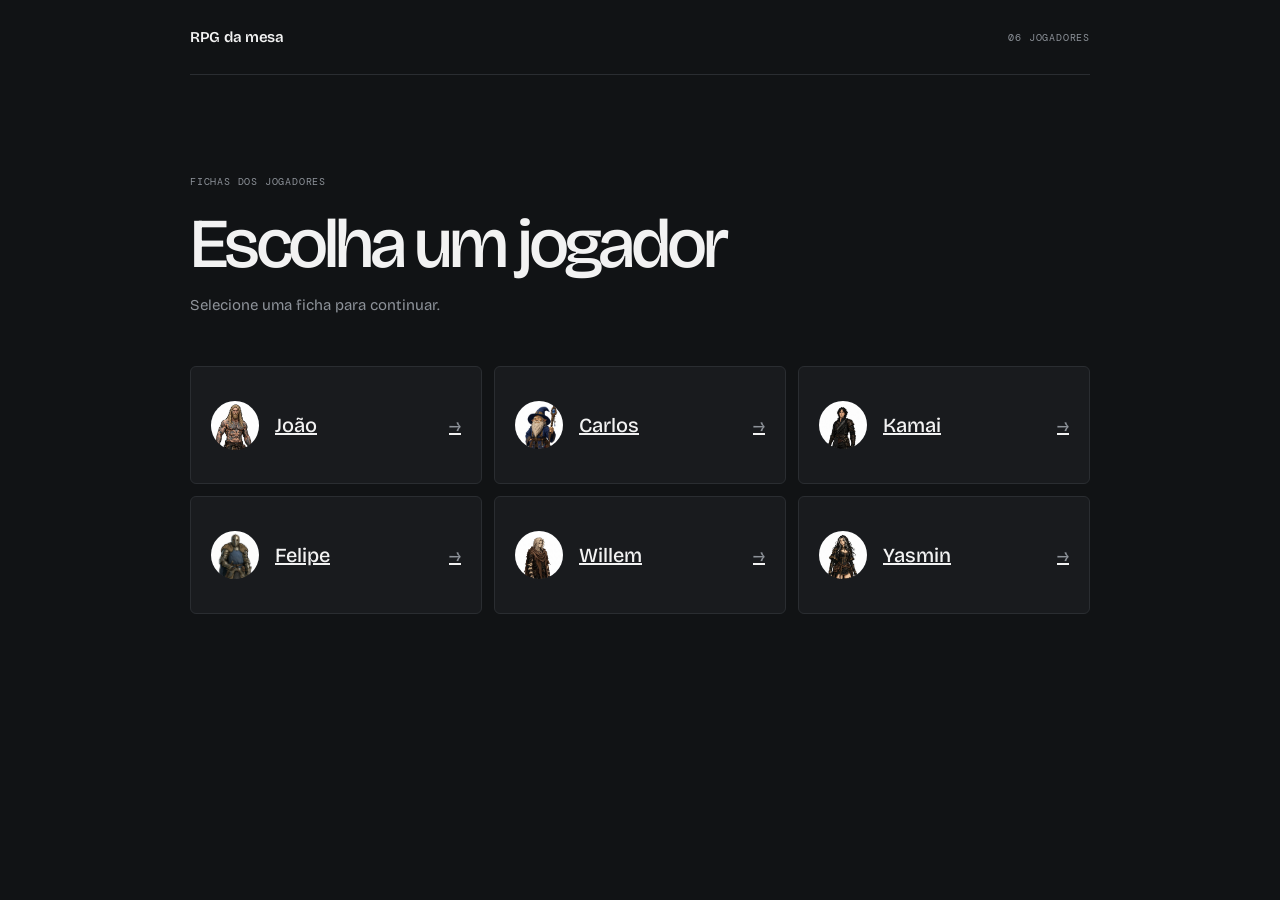
<file: index.html>
<!DOCTYPE html>
<html lang="pt-BR">
<head>
  <meta charset="UTF-8">
  <meta name="viewport" content="width=device-width, initial-scale=1.0">
  <meta name="description" content="Lobby da campanha de RPG para consultar as fichas dos jogadores.">
  <title>Guia dos Jogadores | Lobby</title>
  <link rel="preconnect" href="https://fonts.googleapis.com">
  <link rel="preconnect" href="https://fonts.gstatic.com" crossorigin>
  <link href="https://fonts.googleapis.com/css2?family=Bricolage+Grotesque:opsz,wght@12..96,400;12..96,500;12..96,600;12..96,700&family=DM+Mono:wght@400;500&display=swap" rel="stylesheet">
  <link rel="stylesheet" href="styles.css">
</head>
<body>
  <div class="page-shell">
    <header class="topbar">
      <span class="brand">RPG da mesa</span>
      <span class="player-count">06 jogadores</span>
    </header>

    <main>
      <section class="intro" aria-labelledby="page-title">
        <span class="section-kicker">fichas dos jogadores</span>
        <h1 id="page-title">Escolha um jogador</h1>
        <p class="intro-copy">Selecione uma ficha para continuar.</p>
      </section>

      <section class="player-grid" aria-label="Jogadores da mesa">
        <a class="player-card" href="joao.html"><span class="avatar"><img src="img/Joao.PNG" alt="João"></span><span class="player-name">João</span><span class="arrow" aria-hidden="true">→</span></a>
        <a class="player-card" href="carlos.html"><span class="avatar"><img src="img/Carlos.PNG" alt="Carlos"></span><span class="player-name">Carlos</span><span class="arrow" aria-hidden="true">→</span></a>
        <a class="player-card" href="kamai.html"><span class="avatar"><img src="img/Kamai.PNG" alt="Kamai"></span><span class="player-name">Kamai</span><span class="arrow" aria-hidden="true">→</span></a>
        <a class="player-card" href="felipe.html"><span class="avatar"><img src="img/Felipe.PNG" alt="Felipe"></span><span class="player-name">Felipe</span><span class="arrow" aria-hidden="true">→</span></a>
        <a class="player-card" href="willem.html"><span class="avatar"><img src="img/Willem.PNG" alt="Willem"></span><span class="player-name">Willem</span><span class="arrow" aria-hidden="true">→</span></a>
        <a class="player-card" href="yasmin.html"><span class="avatar"><img src="img/Yasmin.PNG" alt="Yasmin"></span><span class="player-name">Yasmin</span><span class="arrow" aria-hidden="true">→</span></a>
      </section>
    </main>
  </div>
</body>
</html>
</file>
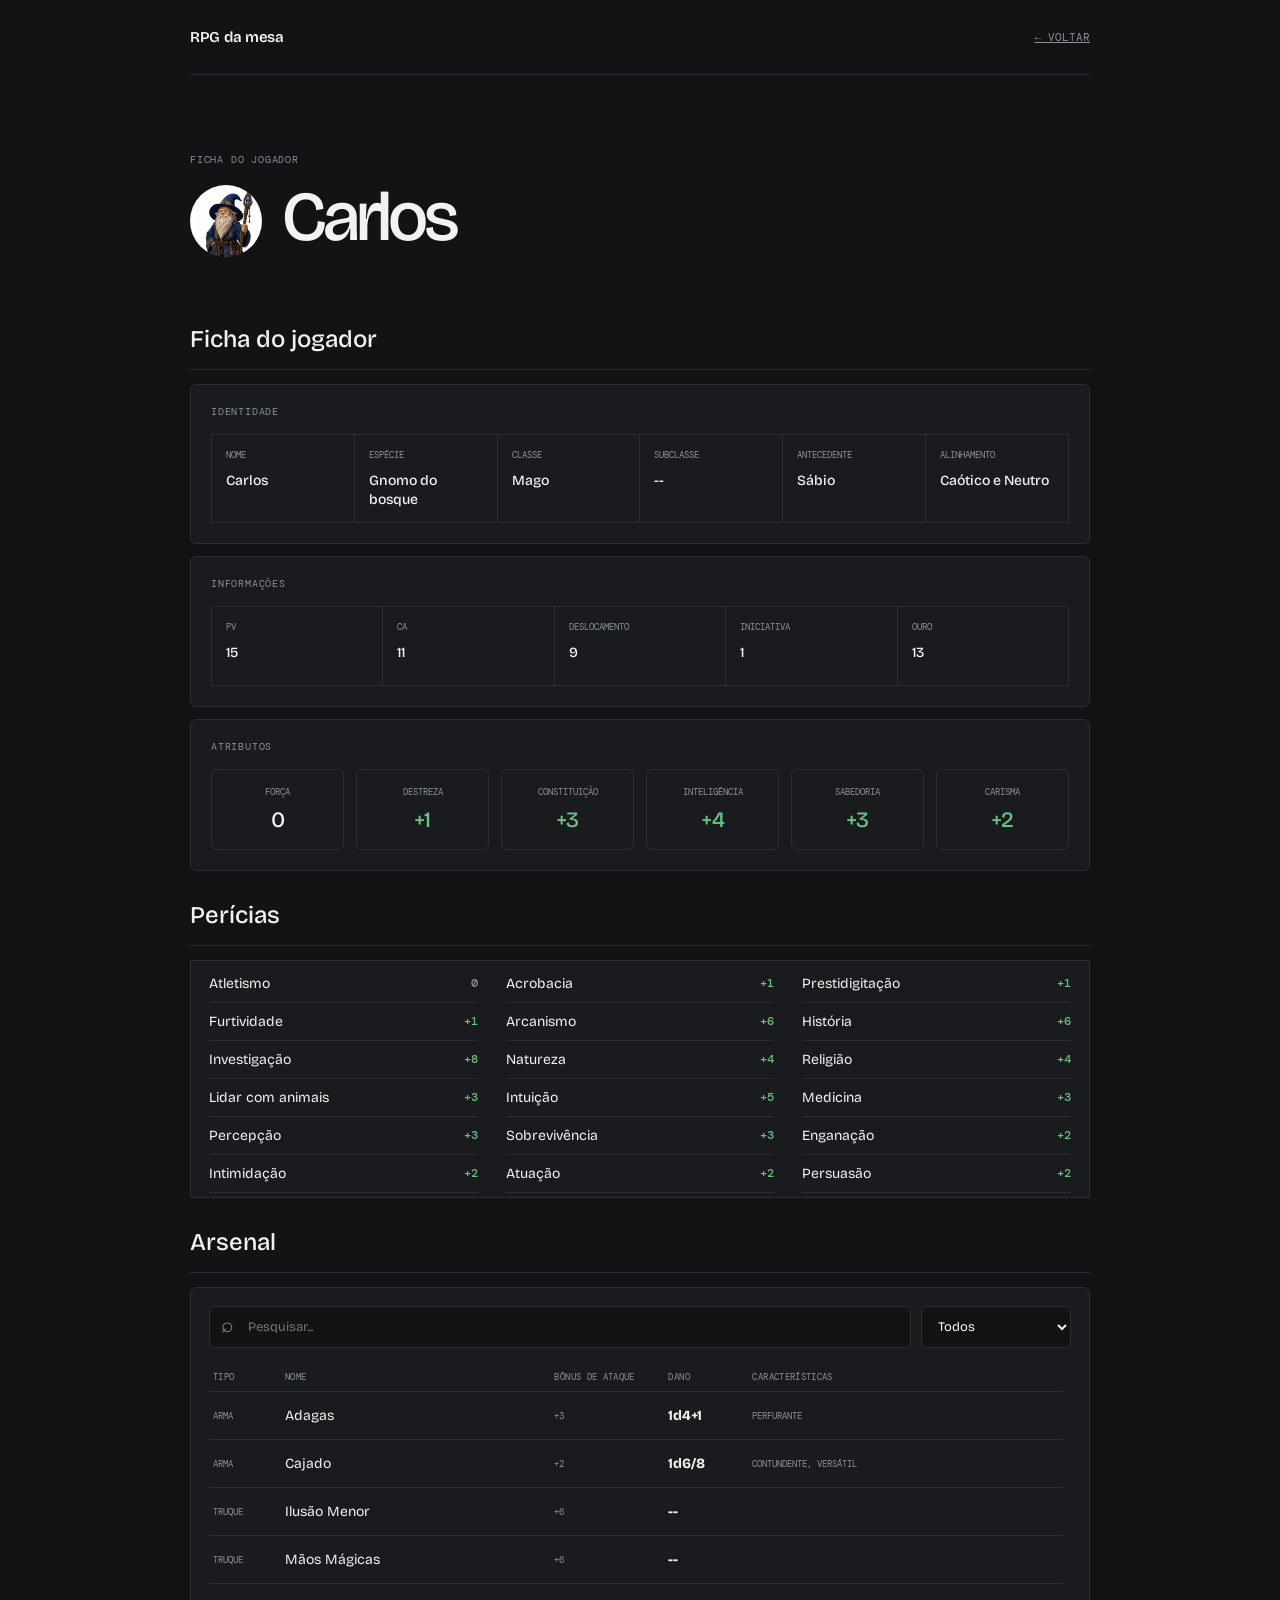
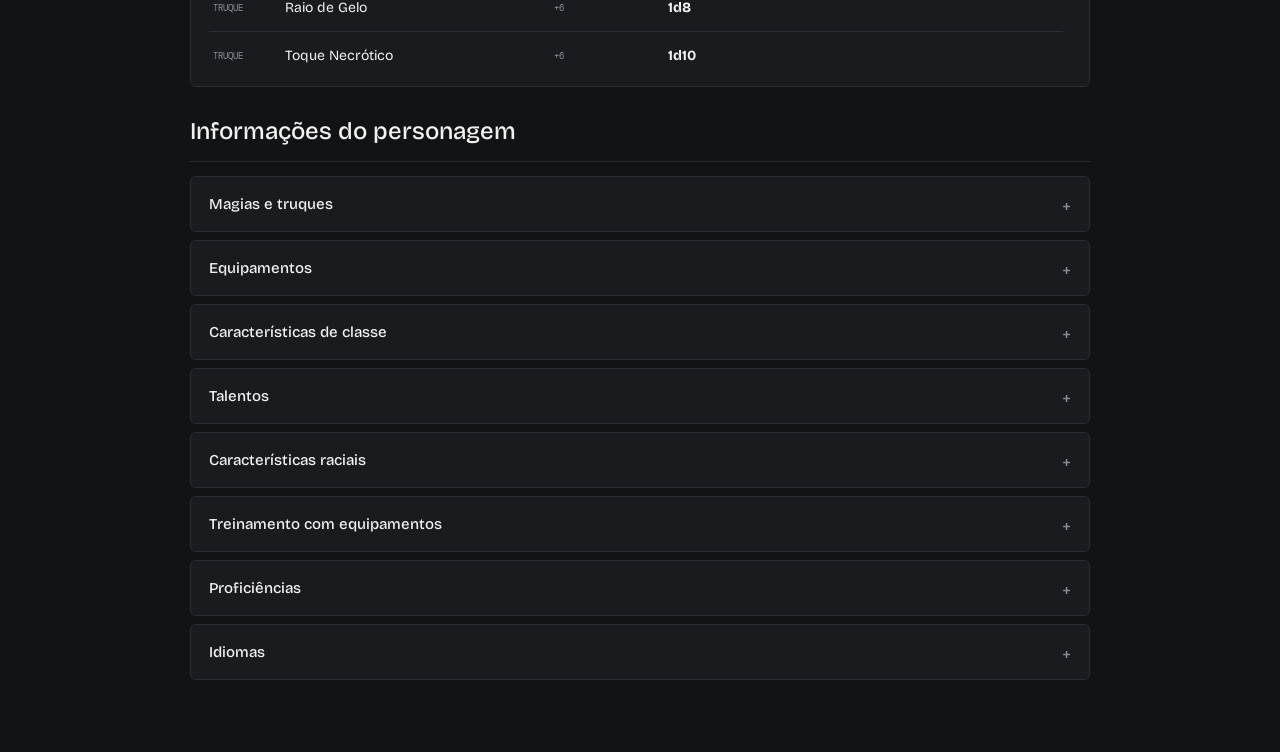
<file: carlos.html>
<!doctype html>
<html lang="pt-BR">
  <head>
    <meta charset="UTF-8" />
    <meta name="viewport" content="width=device-width, initial-scale=1.0" />
    <title>Ficha de Carlos | RPG da mesa</title>
    <link rel="stylesheet" href="styles.css" />
  </head>
  <body>
    <div class="page-shell character-page">
      <header class="topbar">
        <span class="brand">RPG da mesa</span>
        <a class="back-link" href="index.html">← Voltar</a>
      </header>
      <main>
        <section class="character-heading character-heading-compact">
          <span class="section-kicker">ficha do jogador</span>
          <div class="character-title">
            <span class="avatar avatar-large">
              <img src="img/Carlos.PNG" alt="Carlos" />
            </span>
            <div>
              <h1>Carlos</h1>
            </div>
          </div>
        </section>
        <section class="summary-section">
          <div class="section-title">
            <h2>Ficha do jogador</h2>
          </div>
          <div class="summary-cards">
            <div class="info-card">
              <h3>Identidade</h3>
              <div class="identity-grid">
                <div class="stat"><span>Nome</span><strong>Carlos</strong></div>
                <div class="stat"><span>Espécie</span><strong>Gnomo do bosque</strong></div>
                <div class="stat"><span>Classe</span><strong>Mago</strong></div>
                <div class="stat"><span>Subclasse</span><strong>--</strong></div>
                <div class="stat"><span>Antecedente</span><strong>Sábio</strong></div>
                <div class="stat"><span>Alinhamento</span><strong>Caótico e Neutro</strong></div>
              </div>
            </div>
            <div class="info-card">
              <h3>Informações</h3>
              <div class="stats-grid">
                <div class="stat"><span>PV</span><strong>15</strong></div>
                <div class="stat"><span>CA</span><strong>11</strong></div>
                <div class="stat"><span>Deslocamento</span><strong>9</strong></div>
                <div class="stat"><span>Iniciativa</span><strong>1</strong></div>
                <div class="stat"><span>Ouro</span><strong>13</strong></div>
              </div>
            </div>
            <div class="info-card attributes-card">

              <!--Atributos-->

              <h3>Atributos</h3>
              <div class="attributes-grid">
                <div class="attribute"><span>Força</span><strong>0</strong></div>
                <div class="attribute"><span>Destreza</span><strong class="skill-positive">+1</strong></div>
                <div class="attribute"><span>Constituição</span><strong class="skill-positive">+3</strong></div>
                <div class="attribute"><span>Inteligência</span><strong class="skill-positive">+4</strong></div>
                <div class="attribute"><span>Sabedoria</span><strong class="skill-positive">+3</strong></div>
                <div class="attribute"><span>Carisma</span><strong class="skill-positive">+2</strong></div>
              </div>
            </div>
          </div>
        </section>

        <!--Perícias-->

        <section class="skills-section">
          <div class="section-title"><h2>Perícias</h2></div>
          <div class="skills-box">
            <div class="skill-list skill-list-three">
              <div class="skill-item"><span>Atletismo</span><strong>0</strong></div>
              <div class="skill-item"><span>Acrobacia</span><strong class="skill-positive">+1</strong></div>
              <div class="skill-item"><span>Prestidigitação</span><strong class="skill-positive">+1</strong></div>
              <div class="skill-item"><span>Furtividade</span><strong class="skill-positive">+1</strong></div>
              <div class="skill-item"><span>Arcanismo</span><strong class="skill-positive">+6</strong></div>
              <div class="skill-item"><span>História</span><strong class="skill-positive">+6</strong></div>
              <div class="skill-item"><span>Investigação</span><strong class="skill-positive">+8</strong></div>
              <div class="skill-item"><span>Natureza</span><strong class="skill-positive">+4</strong></div>
              <div class="skill-item"><span>Religião</span><strong class="skill-positive">+4</strong></div>
              <div class="skill-item"><span>Lidar com animais</span><strong class="skill-positive">+3</strong></div>
              <div class="skill-item"><span>Intuição</span><strong class="skill-positive">+5</strong></div>
              <div class="skill-item"><span>Medicina</span><strong class="skill-positive">+3</strong></div>
              <div class="skill-item"><span>Percepção</span><strong class="skill-positive">+3</strong></div>
              <div class="skill-item"><span>Sobrevivência</span><strong class="skill-positive">+3</strong></div>
              <div class="skill-item"><span>Enganação</span><strong class="skill-positive">+2</strong></div>
              <div class="skill-item"><span>Intimidação</span><strong class="skill-positive">+2</strong></div>
              <div class="skill-item"><span>Atuação</span><strong class="skill-positive">+2</strong></div>
              <div class="skill-item"><span>Persuasão</span><strong class="skill-positive">+2</strong></div>
            </div>
          </div>
        </section>

        <!--Arsenal-->

        <section class="inventory-section">
          <div class="section-title"><h2>Arsenal</h2></div>
          <div class="inventory-card">
            <div class="inventory-tools">
              <label class="search-field"><span class="search-icon" aria-hidden="true">⌕</span><span class="sr-only">Pesquisar item</span><input id="item-search" type="search" placeholder="Pesquisar..." autocomplete="off" /></label
              ><label class="filter-field"
                ><span class="sr-only">Filtrar por tipo</span
                ><select id="item-filter">
                  <option value="todos">Todos</option>
                  <option value="arma">Armas</option>
                  <option value="magia">Magias</option>
                  <option value="truque">Truques</option>
                </select></label
              >
            </div>
            <div class="item-list" id="item-list" aria-live="polite">
              <div class="item-header" aria-hidden="true"><span>Tipo</span><span>Nome</span><span>Bônus de ataque</span><span>Dano</span><span>Características</span></div>
              <div class="item-row" data-type="arma"><span class="item-type">Arma</span><span class="item-name">Adagas</span><span class="item-bonus">+3</span><strong class="item-damage">1d4+1</strong><span class="item-features">Perfurante</span></div>
              <div class="item-row" data-type="arma"><span class="item-type">Arma</span><span class="item-name">Cajado</span><span class="item-bonus">+2</span><strong class="item-damage">1d6/8</strong><span class="item-features">Contundente, Versátil</span></div>
              <div class="item-row" data-type="truque">
                <span class="item-type">Truque</span>
                <span class="item-name">Ilusão Menor</span>
                <span class="item-bonus">+6</span>
                <strong class="item-damage">--</strong>
                <span class="item-features"></span>
              </div>
              <div class="item-row" data-type="truque">
                <span class="item-type">Truque</span>
                <span class="item-name">Mãos Mágicas</span>
                <span class="item-bonus">+6</span>
                <strong class="item-damage">--</strong>
                <span class="item-features"></span>
              </div>
              <div class="item-row" data-type="truque">
                <span class="item-type">Truque</span>
                <span class="item-name">Raio de Gelo</span>
                <span class="item-bonus">+6</span>
                <strong class="item-damage">1d8</strong>
                <span class="item-features"></span>
              </div>
              <div class="item-row" data-type="truque">
                <span class="item-type">Truque</span>
                <span class="item-name">Toque Necrótico</span>
                <span class="item-bonus">+6</span>
                <strong class="item-damage">1d10</strong>
                <span class="item-features"></span>
              </div>
              <div class="item-row" data-type="truque">
                <span class="item-type">Truque</span>
                <span class="item-name">Golpe Certeiro</span>
                <span class="item-bonus">+6</span>
                <strong class="item-damage">--</strong>
                <span class="item-features"></span>
              </div>
              <div class="item-row" data-type="truque">
                <span class="item-type">Truque</span>
                <span class="item-name">Badalar Fúnebre</span>
                <span class="item-bonus">+6</span>
                <strong class="item-damage">1d8 / 1d12</strong>
                <span class="item-features"></span>
              </div>
              <div class="item-row" data-type="magia">
                <span class="item-type">Magia</span>
                <span class="item-name">Raio Nauseante</span>
                <span class="item-bonus">+6</span>
                <strong class="item-damage">2d8</strong>
                <span class="item-features"></span>
              </div>
              <div class="item-row" data-type="magia">
                <span class="item-type">Magia</span>
                <span class="item-name">Disfarçar-se</span>
                <span class="item-bonus">+6</span>
                <strong class="item-damage">--</strong>
                <span class="item-features"></span>
              </div>
              <div class="item-row" data-type="magia">
                <span class="item-type">Magia</span>
                <span class="item-name">Faca de Gelo</span>
                <span class="item-bonus">+6</span>
                <strong class="item-damage">1d10 + 2d6</strong>
                <span class="item-features">Teste de Destreza</span>
              </div>
              <div class="item-row" data-type="magia">
                <span class="item-type">Magia</span>
                <span class="item-name">Servo Invisível</span>
                <span class="item-bonus">+6</span>
                <strong class="item-damage">--</strong>
                <span class="item-features"></span>
              </div>
              <div class="item-row" data-type="magia">
                <span class="item-type">Magia</span>
                <span class="item-name">Compreender Idiomas</span>
                <span class="item-bonus">+6</span>
                <strong class="item-damage">--</strong>
                <span class="item-features"></span>
              </div>
              <div class="item-row" data-type="magia">
                <span class="item-type">Magia</span>
                <span class="item-name">Onda Trovejante</span>
                <span class="item-bonus">+6</span>
                <strong class="item-damage">2d8</strong>
                <span class="item-features"></span>
              </div>
              <div class="item-row" data-type="magia">
                <span class="item-type">Magia</span>
                <span class="item-name">Mãos Flamejantes</span>
                <span class="item-bonus">+6</span>
                <strong class="item-damage">3d6</strong>
                <span class="item-features"></span>
              </div>
              <div class="item-row" data-type="magia">
                <span class="item-type">Magia</span>
                <span class="item-name">Falar com Animais</span>
                <span class="item-bonus">+6</span>
                <strong class="item-damage">--</strong>
                <span class="item-features"></span>
              </div>
            </div>
            <p class="empty-items" id="empty-items" hidden>Nenhum item encontrado.</p>
          </div>
        </section>
        <section class="topics-section">
          <div class="section-title">

            <!--Cards ocultos-->

            <h2>Informações do personagem</h2>
          </div>
          <div class="topics-grid">

              <!--Magias e truques-->

            <details class="class-features-card">
              <summary>Magias e truques</summary>
              <div class="class-features-content spell-list">
                <details class="spell-card">
                  <summary>Ilusão Menor <span>Truque de Ilusão</span></summary>
                  <div class="spell-content">
                    <p class="spell-meta">Bardo, Bruxo, Feiticeiro, Mago</p>
                    <div class="spell-stats">
                      <span><b>Conjuração</b>Ação</span><span><b>Alcance</b>9 metros</span><span><b>Componentes</b>S, M (um pouco de lã)</span><span><b>Duração</b>1 minuto</span>
                    </div>
                    <p>Você cria um som ou uma imagem de um objeto no alcance da magia que permanece pela duração da magia. Veja as descrições abaixo para os efeitos de cada um. A ilusão encerra se você conjurar esta magia novamente.</p>
                    <p>
                      Se uma criatura executar uma ação Analisar para examinar o som ou a imagem, ela pode determinar que é uma ilusão com um teste bem-sucedido de Inteligência (Investigação) contra a CD para evitar sua magia. Se a criatura perceber a ilusão pelo que ela realmente é, a ilusão se
                      torna tênue para essa criatura.
                    </p>
                    <p>
                      <strong>Som.</strong> Se você criar um som, o volume pode variar de um sussurro a um grito. Pode ser sua voz, a voz de outra pessoa, o rugido de um leão, o bater de tambores ou qualquer outro som que você escolher. O som continua ininterrupto pela duração da magia, ou você pode
                      criar sons distintos em diferentes momentos antes que a magia termine.
                    </p>
                    <p>
                      <strong>Imagem.</strong> Se você criar a imagem de um objeto, como uma cadeira, pegadas enlameadas ou um pequeno baú, ela não pode ter dimensões superiores a um cubo de 1,5 metro de lados. A imagem não pode gerar som, luz, cheiro ou qualquer outro efeito sensorial. A interação
                      física com a imagem demonstra que se trata de uma ilusão, pois os objetos podem atravessá-la.
                    </p>
                  </div>
                </details>
                <details class="spell-card">
                  <summary>Mãos Mágicas <span>Truque de Invocação</span></summary>
                  <div class="spell-content">
                    <p class="spell-meta">Bardo, Bruxo, Feiticeiro, Mago</p>
                    <div class="spell-stats">
                      <span><b>Conjuração</b>Ação</span><span><b>Alcance</b>9 metros</span><span><b>Componentes</b>V, S</span><span><b>Duração</b>1 minuto</span>
                    </div>
                    <p>Uma mão espectral flutuante aparece em um ponto que você escolher no alcance da magia. A mão permanece pela duração. A mão desaparece se estiver a mais de 9 metros de você ou se você conjurar esta magia novamente.</p>
                    <p>Ao conjurar a magia, você pode usar a mão para manipular um objeto, abrir uma porta ou um recipiente destrancado, guardar ou recolher itens de recipientes abertos, ou despejar o conteúdo de um frasco.</p>
                    <p>Como uma ação Usar Magia em seus próximos turnos, você pode controlar a mão novamente. Como parte dessa ação, você pode mover a mão até 9 metros. A mão não pode atacar, ativar itens mágicos ou carregar mais de 5 quilos.</p>
                  </div>
                </details>
                <details class="spell-card">
                  <summary>Raio de Gelo <span>Truque de Evocação</span></summary>
                  <div class="spell-content">
                    <p class="spell-meta">Feiticeiro, Mago</p>
                    <div class="spell-stats">
                      <span><b>Conjuração</b>Ação</span><span><b>Alcance</b>18 metros</span><span><b>Componentes</b>V, S</span><span><b>Duração</b>Instantânea</span>
                    </div>
                    <p>
                      Um feixe congelante de luz azul-esbranquiçada parte em direção a uma criatura no alcance da magia. Realize um ataque mágico à distância contra o alvo. Se acertar, a criatura sofre 1d8 pontos de dano Gélido e seu Deslocamento é reduzido em 3 metros até o início do seu próximo
                      turno.
                    </p>
                    <p><strong>Aprimoramento de Truque.</strong> O dano aumenta em 1d8 quando você atinge os níveis 5 (2d8), 11 (3d8) e 17 (4d8).</p>
                  </div>
                </details>
                <details class="spell-card">
                  <summary>Toque Necrótico <span>Truque de Necromancia</span></summary>
                  <div class="spell-content">
                    <p class="spell-meta">Bruxo, Feiticeiro, Mago</p>
                    <div class="spell-stats">
                      <span><b>Conjuração</b>Ação</span><span><b>Alcance</b>Toque</span><span><b>Componentes</b>V, S</span><span><b>Duração</b>Instantânea</span>
                    </div>
                    <p>Canalizando o frio da sepultura, realize um ataque mágico corpo a corpo contra um alvo no alcance da magia. Em caso de acerto, o alvo sofre 1d10 pontos de dano Necrótico e não pode recuperar Pontos de Vida até o final do seu próximo turno.</p>
                    <p><strong>Aprimoramento de Truque.</strong> O dano aumenta em 1d10 quando você atinge os níveis 5 (2d10), 11 (3d10) e 17 (4d10).</p>
                  </div>
                </details>
                <details class="spell-card">
                  <summary>Golpe Certeiro <span>Truque de Adivinhação</span></summary>
                  <div class="spell-content">
                    <p class="spell-meta">Bardo, Bruxo, Feiticeiro, Mago</p>
                    <div class="spell-stats">
                      <span><b>Conjuração</b>Ação</span><span><b>Alcance</b>Pessoal</span><span><b>Componentes</b>S, M (arma proficiente que vale 1 ou mais PC)</span><span><b>Duração</b>Instantânea</span>
                    </div>
                    <p>
                      Guiado pelo lampejo de uma intuição mágica, você realiza um ataque com a arma usada na conjuração da magia. O ataque usa seu atributo de conjuração para as jogadas de ataque e dano em vez de usar Força ou Destreza. Se o ataque causar dano, ele pode ser Radiante ou do tipo de
                      dano normal da arma, à sua escolha.
                    </p>
                    <p><strong>Aprimoramento de Truque.</strong> O ataque causa dano Radiante adicional quando você atinge os níveis 5 (1d6), 11 (2d6) e 17 (3d6).</p>
                  </div>
                </details>
                <details class="spell-card">
                  <summary>Badalar Fúnebre <span>Truque de Necromancia</span></summary>
                  <div class="spell-content">
                    <p class="spell-meta">Bruxo, Clérigo, Mago</p>
                    <div class="spell-stats">
                      <span><b>Conjuração</b>Ação</span><span><b>Alcance</b>18 metros</span><span><b>Componentes</b>V, S</span><span><b>Duração</b>Instantânea</span>
                    </div>
                    <p>Você aponta para uma criatura à sua vista e no alcance da magia. O alvo deve ser bem-sucedido em uma salvaguarda de Sabedoria ou sofre 1d8 pontos de dano Necrótico. Caso tenha perdido algum Ponto de Vida, sofre 1d12 pontos de dano Necrótico.</p>
                    <p><strong>Aprimoramento de Truque.</strong> O dano aumenta para 2d8 ou 2d12 no nível 5, 3d8 ou 3d12 no nível 11 e 4d8 ou 4d12 no nível 17.</p>
                  </div>
                </details>
                <details class="spell-card">
                  <summary>Raio Nauseante <span>1º Círculo, Necromancia</span></summary>
                  <div class="spell-content">
                    <p class="spell-meta">Feiticeiro, Mago</p>
                    <div class="spell-stats">
                      <span><b>Conjuração</b>Ação</span><span><b>Alcance</b>18 metros</span><span><b>Componentes</b>V, S</span><span><b>Duração</b>Instantânea</span>
                    </div>
                    <p>Você dispara um raio esverdeado em uma criatura no alcance da magia. Realize um ataque mágico à distância. Em caso de acerto, o alvo sofre 2d8 pontos de dano Venenoso e fica Envenenado até o final do seu próximo turno.</p>
                    <p>
                      <strong>Usando um Espaço de Magia de Círculo Superior.</strong>
                      O dano aumenta em 1d8 para cada círculo acima de 1.
                    </p>
                  </div>
                </details>
                <details class="spell-card">
                  <summary>Disfarçar-se <span>1º Círculo, Ilusão</span></summary>
                  <div class="spell-content">
                    <p class="spell-meta">Bardo, Feiticeiro, Mago</p>
                    <div class="spell-stats">
                      <span><b>Conjuração</b>Ação</span><span><b>Alcance</b>Pessoal</span><span><b>Componentes</b>V, S</span><span><b>Duração</b>1 hora</span>
                    </div>
                    <p>
                      Você faz com que você mesmo, incluindo roupas, armaduras, armas e outros pertences, pareça diferente até que a magia termine. Pode parecer 30 centímetros mais baixo ou mais alto e mais pesado ou mais leve. Você deve adotar uma forma com a mesma disposição básica de membros que
                      você.
                    </p>
                    <p>As mudanças falham em uma inspeção física. Para descobrir o disfarce, uma criatura deve executar a ação Analisar e ser bem-sucedida em um teste de Inteligência (Investigação) contra a CD para evitar sua magia.</p>
                  </div>
                </details>
                <details class="spell-card">
                  <summary>Faca de Gelo 
                    <span>1º Círculo, Invocação</span>
                  </summary>
                  <div class="spell-content">
                    <p class="spell-meta">Druida, Feiticeiro, Mago</p>
                    <div class="spell-stats">
                      <span><b>Conjuração</b>Ação</span><span><b>Alcance</b>18 metros</span><span><b>Componentes</b>S, M (água ou gelo)</span><span><b>Duração</b>Instantânea</span>
                    </div>
                    <p>Você cria um fragmento de gelo e o arremessa. Em caso de acerto, o alvo sofre 1d10 de dano Perfurante. O fragmento explode; o alvo e cada criatura a até 1,5 metro devem ser bem-sucedidos em uma salvaguarda de Destreza ou sofrem 2d6 de dano Gélido.</p>
                    <p>
                      <strong>Usando um Espaço de Magia de Círculo Superior.</strong>
                      O dano Gélido aumenta em 1d6 para cada círculo acima de 1.
                    </p>
                  </div>
                </details>
                <details class="spell-card">
                  <summary>Servo Invisível <span>1º Círculo, Invocação</span></summary>
                  <div class="spell-content">
                    <p class="spell-meta">Bardo, Bruxo, Mago</p>
                    <div class="spell-stats">
                      <span><b>Conjuração</b>Ação ou Ritual</span><span><b>Alcance</b>18 metros</span><span><b>Componentes</b>V, S, M (barbante e madeira)</span><span><b>Duração</b>1 hora</span>
                    </div>
                    <p>Esta magia cria uma força Invisível, sem mente, disforme e Média que executa tarefas simples ao seu comando. O servo tem CA 10, 1 Ponto de Vida e Força 2, e não pode atacar.</p>
                    <p>Como uma Ação Bônus, você pode comandá-lo mentalmente a se mover até 4,5 metros e interagir com um objeto. Ele pode buscar, limpar, consertar, dobrar roupas, acender fogueiras, servir comida e bebidas. Se a tarefa o mover a mais de 18 metros de você, a magia se encerra.</p>
                  </div>
                </details>
                <details class="spell-card">
                  <summary>Névoa Obscurecente <span>1º Círculo, Invocação</span></summary>
                  <div class="spell-content">
                    <p class="spell-meta">Druida, Feiticeiro, Guardião, Mago</p>
                    <div class="spell-stats">
                      <span><b>Conjuração</b>Ação</span><span><b>Alcance</b>36 metros</span><span><b>Componentes</b>V, S</span><span><b>Duração</b>Concentração, até 1 hora</span>
                    </div>
                    <p>Você cria uma Esfera de névoa de 6 metros de raio centrada em um ponto no alcance da magia. A Esfera é Totalmente Obscurecida e permanece até a duração terminar ou até que um vento forte a disperse.</p>
                    <p>
                      <strong>Usando um Espaço de Magia de Círculo Superior.</strong>
                      O raio aumenta em 6 metros para cada círculo acima de 1.
                    </p>
                  </div>
                </details>
                <details class="spell-card">
                  <summary>Armadura Arcana <span>1º Círculo, Abjuração</span></summary>
                  <div class="spell-content">
                    <p class="spell-meta">Feiticeiro, Mago</p>
                    <div class="spell-stats">
                      <span><b>Conjuração</b>Ação</span><span><b>Alcance</b>Toque</span><span><b>Componentes</b>V, S, M (couro curtido)</span><span><b>Duração</b>8 horas</span>
                    </div>
                    <p>Você toca uma criatura voluntária que não está usando armadura. Até que a magia termine, a CA base do alvo se torna 13 mais o modificador de Destreza. A magia se encerra se o alvo vestir uma armadura.</p>
                  </div>
                </details>
                <details class="spell-card">
                  <summary>Compreender Idiomas <span>1º Círculo, Adivinhação</span></summary>
                  <div class="spell-content">
                    <p class="spell-meta">Bardo, Bruxo, Feiticeiro, Mago</p>
                    <div class="spell-stats">
                      <span><b>Conjuração</b>Ação ou Ritual</span><span><b>Alcance</b>Pessoal</span><span><b>Componentes</b>V, S, M (fuligem e sal)</span><span><b>Duração</b>1 hora</span>
                    </div>
                    <p>
                      Pela duração da magia, você entende o significado literal de qualquer idioma que ouça ou veja escrito. Você também entende qualquer escrita que veja, mas deve tocar a superfície. Leva cerca de 1 minuto para ler uma página. A magia não decodifica símbolos ou mensagens secretas.
                    </p>
                  </div>
                </details>
                <details class="spell-card">
                  <summary>Onda Trovejante <span>1º Círculo, Evocação</span></summary>
                  <div class="spell-content">
                    <p class="spell-meta">Bardo, Druida, Feiticeiro, Mago</p>
                    <div class="spell-stats">
                      <span><b>Conjuração</b>Ação</span><span><b>Alcance</b>Pessoal</span><span><b>Componentes</b>V, S</span><span><b>Duração</b>Instantânea</span>
                    </div>
                    <p>
                      Você libera uma onda de energia estrondosa. Cada criatura em um Cubo de 4,5 metros originado em você realiza uma salvaguarda de Constituição. Se falhar, sofre 2d8 de dano Trovejante e é empurrada a 3 metros; em caso de sucesso, sofre metade. Objetos soltos são empurrados e o
                      estrondo é audível a até 90 metros.
                    </p>
                    <p>
                      <strong>Usando um Espaço de Magia de Círculo Superior.</strong>
                      O dano aumenta em 1d8 para cada círculo acima de 1.
                    </p>
                  </div>
                </details>
                <details class="spell-card">
                  <summary>Mãos Flamejantes <span>1º Círculo, Evocação</span></summary>
                  <div class="spell-content">
                    <p class="spell-meta">Feiticeiro, Mago</p>
                    <div class="spell-stats">
                      <span><b>Conjuração</b>Ação</span><span><b>Alcance</b>Pessoal</span><span><b>Componentes</b>V, S</span><span><b>Duração</b>Instantânea</span>
                    </div>
                    <p>Uma fina camada de chamas parte de você. Cada criatura em um Cone de 4,5 metros realiza uma salvaguarda de Destreza, sofrendo 3d6 de dano Ígneo se falhar ou metade em caso de sucesso. Objetos inflamáveis entram em combustão.</p>
                    <p>
                      <strong>Usando um Espaço de Magia de Círculo Superior.</strong>
                      O dano aumenta em 1d6 para cada círculo acima de 1.
                    </p>
                  </div>
                </details>
                <details class="spell-card">
                  <summary>Falar com Animais <span>1º Círculo, Adivinhação</span></summary>
                  <div class="spell-content">
                    <p class="spell-meta">Bardo, Bruxo, Druida, Guardião</p>
                    <div class="spell-stats">
                      <span><b>Conjuração</b>Ação ou Ritual</span><span><b>Alcance</b>Pessoal</span><span><b>Componentes</b>V, S</span><span><b>Duração</b>10 minutos</span>
                    </div>
                    <p>Pela duração da magia, você pode compreender e se comunicar verbalmente com Feras, e pode usar com elas qualquer opção de perícia da ação Influenciar. A maioria oferece pouca informação, mas pode falar sobre áreas vizinhas e monstros percebidos no último dia.</p>
                  </div>
                </details>
              </div>
            </details>
            
              <!--Equipamentos-->

            <details class="class-features-card">
              <summary>Equipamentos</summary>
              <div class="class-features-content equipment-list">
                <ul>
                  <li>2 Cajados (foco arcano)</li>
                  <li>2 Adagas</li>
                  <li>Livro de Magias</li>
                  <li>Túnicas</li>
                  <li>Kit de Erudito</li>
                  <li>Caixa para Fogo</li>
                  <li>Caneta Tinteiro</li>
                  <li>Lâmpada</li>
                  <li>Livro</li>
                  <li>Mochila</li>
                  <li>10 potes de Óleo</li>
                  <li>10 folhas de Pergaminho</li>
                  <li>Tinta</li>
                  <li>Suprimentos de Calígrafo</li>
                  <li>Livro (história)</li>
                  <li>Pergaminho (8 folhas)</li>
                </ul>
              </div>
            </details>

              <!--Características de classe-->

            <details class="class-features-card">
              <summary>Características de classe</summary>
              <div class="class-features-content">
                <article class="feature-block">
                  <h3>Adepto de Ritual</h3>
                  <p>Permite conjurar como Ritual qualquer magia que esteja em seu livro de magias e possua esse marcador, sem a necessidade de tê-la preparada, desde que você consulte o livro durante a conjuração.</p>
                </article>
                <article class="feature-block">
                  <h3>Recuperação Arcana</h3>
                  <p>Permite recuperar espaços de magia gastos ao estudar seu livro durante um Descanso Curto. A soma dos círculos recuperados pode ser de até metade do seu nível de Mago, arredondado para cima, limitada a espaços de no máximo 5º círculo, recarregando após um Descanso Longo.</p>
                </article>
                <article class="feature-block">
                  <h3>Conjuração</h3>
                  <p>Concede a capacidade de conjurar magias de Mago utilizando Inteligência como atributo. Você mantém um livro de magias com suas magias conhecidas e define a lista de magias preparadas após um Descanso Longo, podendo usar um Foco Arcano ou o livro como foco de conjuração.</p>
                </article>
              </div>
            </details>

              <!--Talentos-->

            <details class="class-features-card">
              <summary>Talentos</summary>
              <div class="class-features-content"><p>Nada relevante.</p></div>
            </details>

            <!--Características raciais-->

            <details class="class-features-card">
              <summary>Características raciais</summary>
              <div class="class-features-content">
                <article class="feature-block">
                  <h3>Visão no Escuro</h3>
                  <p>Você tem Visão no Escuro com um alcance de 18 metros.</p>
                </article>
                <article class="feature-block">
                  <h3>Astúcia de Gnomo</h3>
                  <p>Você tem Vantagem em salvaguardas de Inteligência, Sabedoria e Carisma.</p>
                </article>
                <article class="feature-block">
                  <h3>Falar com Animais</h3>
                  <p>Autoexplicativo.</p>
                </article>
                <article class="feature-block">
                  <h3>Linhagem Gnômica</h3>
                  <p>Inteligência.</p>
                </article>
              </div>
            </details>

              <!--Treinamento com equipamentos-->

            <details class="class-features-card">
              <summary>Treinamento com equipamentos</summary>
              <div class="class-features-content equipment-training">
                <div class="training-group">
                  <h3>Armaduras</h3>
                  <ul>
                    <li class="skill-negative">Leve</li>
                    <li class="skill-negative">Média</li>
                    <li class="skill-negative">Pesada</li>
                  </ul>
                </div>
                <div class="training-group">
                  <h3>Armas</h3>
                  <ul>
                    <li class="skill-positive">Simples</li>
                    <li class="skill-negative">Marcial</li>
                    <li class="skill-negative">Armas de fogo</li>
                  </ul>
                </div>
              </div>
            </details>
            
              <!--Proficiências-->

            <details class="class-features-card">
              <summary>Proficiências</summary>
              <div class="class-features-content">
                <p>Nenhuma proficiência.</p>
              </div>
            </details>

            <!--Idiomas-->

            <details class="class-features-card">
              <summary>Idiomas</summary>
              <div class="class-features-content equipment-list language-list">
                <ul>
                  <li>Comum</li>
                  <li>Gnômico</li>
                </ul>
              </div>
            </details>
          </div>
        </section>
      </main>
    </div>

    <!--scripts-->

    <script>
      const searchInput = document.querySelector("#item-search");
      const filterSelect = document.querySelector("#item-filter");
      const itemRows = [...document.querySelectorAll(".item-row")];
      const emptyItems = document.querySelector("#empty-items");
      function filterItems() {
        const search = searchInput.value.trim().toLowerCase();
        const type = filterSelect.value;
        let visibleItems = 0;
        itemRows.forEach((item) => {
          const isVisible = item.textContent.toLowerCase().includes(search) && (type === "todos" || item.dataset.type === type);
          item.hidden = !isVisible;
          if (isVisible) visibleItems += 1;
        });
        emptyItems.hidden = visibleItems > 0;
      }
      searchInput.addEventListener("input", filterItems);
      filterSelect.addEventListener("change", filterItems);
    </script>
  </body>
</html>
</file>
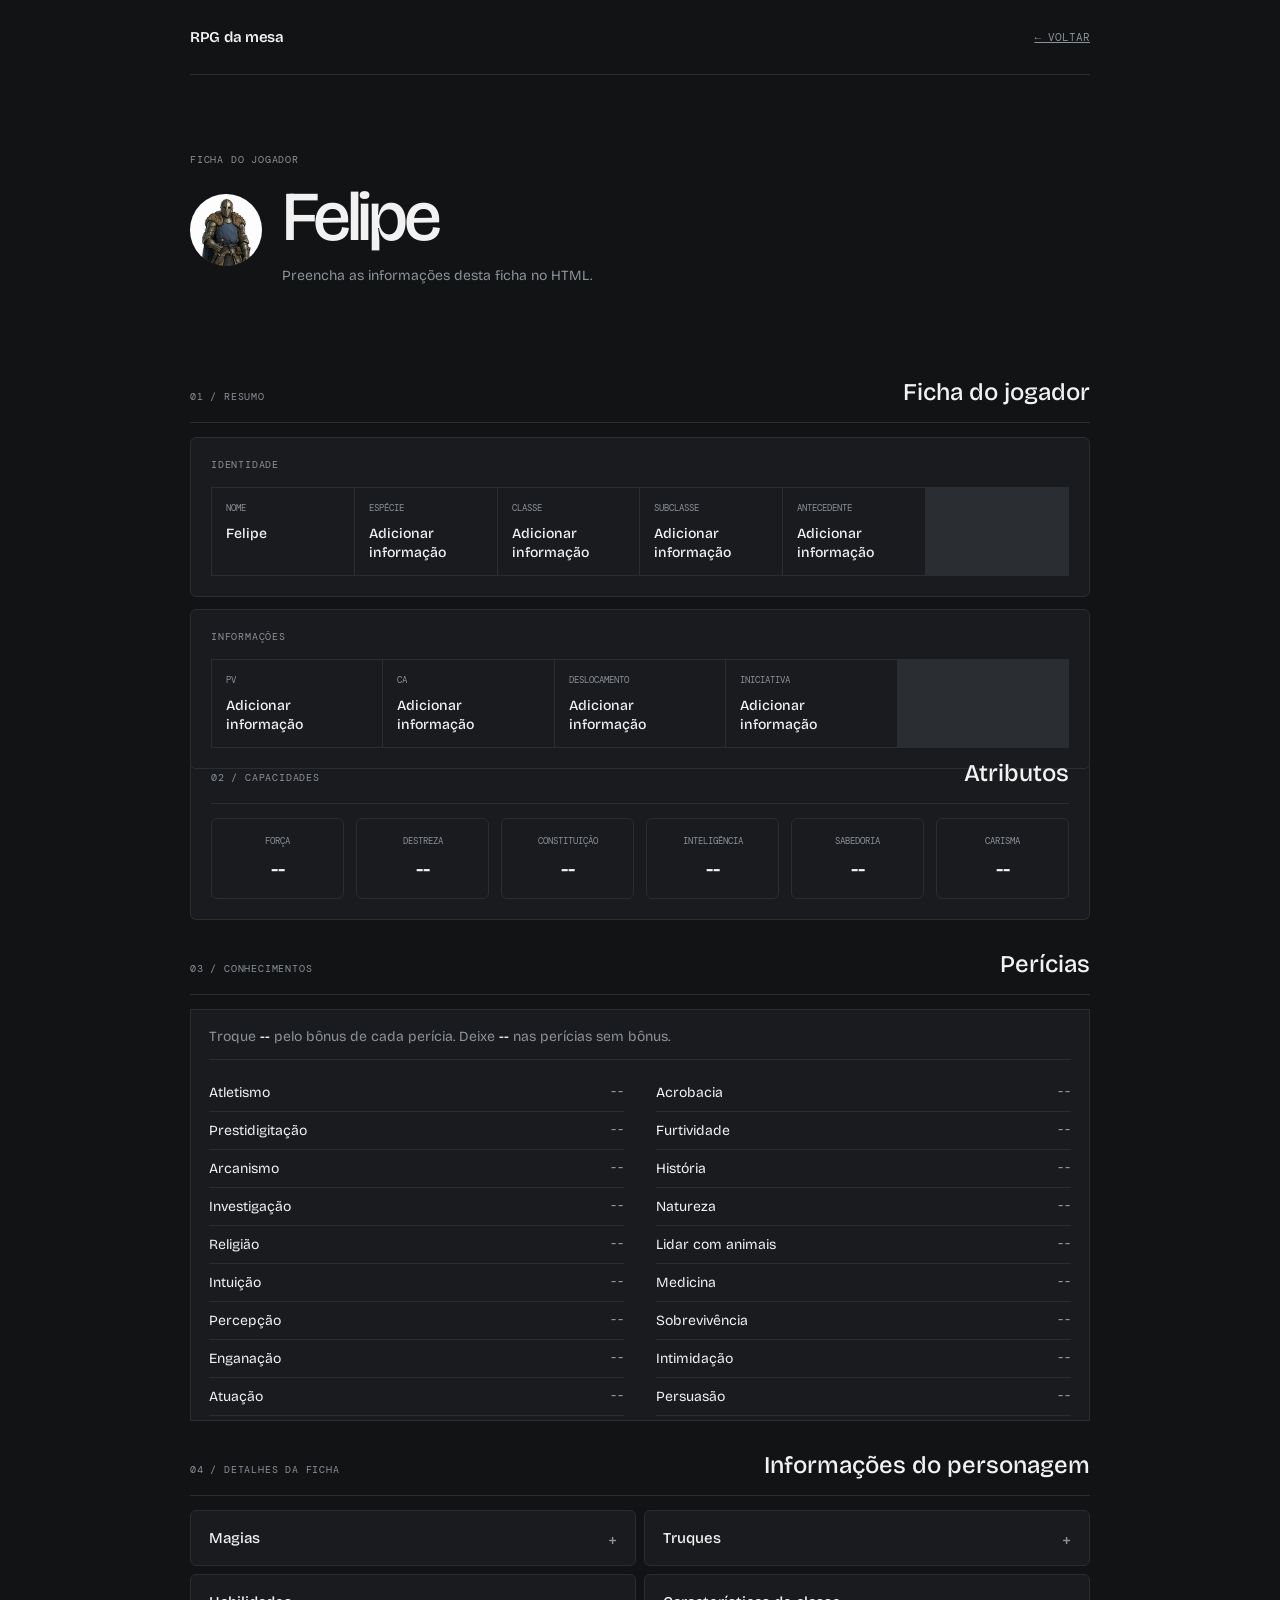
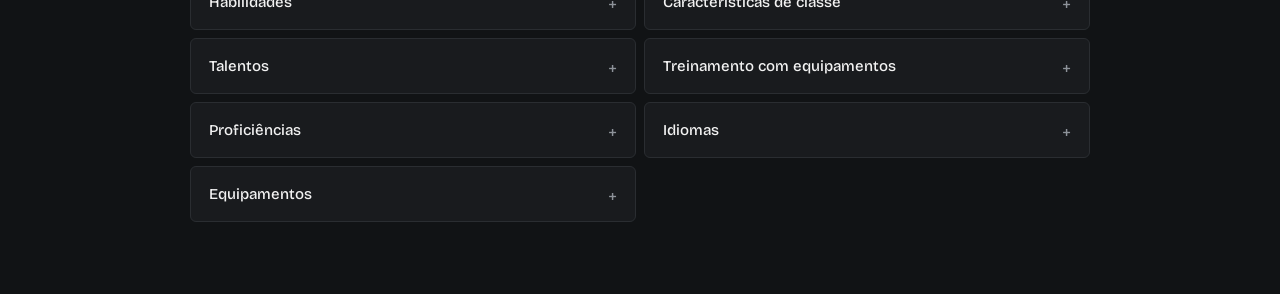
<file: felipe.html>
<!DOCTYPE html>
<html lang="pt-BR">
<head><meta charset="UTF-8"><meta name="viewport" content="width=device-width, initial-scale=1.0"><title>Ficha de Felipe | RPG da mesa</title><link rel="stylesheet" href="styles.css"></head>
<body><div class="page-shell character-page"><header class="topbar"><span class="brand">RPG da mesa</span><a class="back-link" href="index.html">← Voltar</a></header><main>
<section class="character-heading"><span class="section-kicker">ficha do jogador</span><div class="character-title"><span class="avatar avatar-large"><img src="img/Felipe.PNG" alt="Felipe"></span><div><h1>Felipe</h1><p>Preencha as informações desta ficha no HTML.</p></div></div></section>
<section class="summary-section" aria-labelledby="dados-principais"><div class="section-title"><span class="section-kicker">01 / resumo</span><h2 id="dados-principais">Ficha do jogador</h2></div><div class="summary-cards"><div class="info-card"><h3>Identidade</h3><div class="identity-grid"><div class="stat"><span>Nome</span><strong>Felipe</strong></div><div class="stat"><span>Espécie</span><strong>Adicionar informação</strong></div><div class="stat"><span>Classe</span><strong>Adicionar informação</strong></div><div class="stat"><span>Subclasse</span><strong>Adicionar informação</strong></div><div class="stat"><span>Antecedente</span><strong>Adicionar informação</strong></div></div></div><div class="info-card"><h3>Informações</h3><div class="stats-grid"><div class="stat"><span>PV</span><strong>Adicionar informação</strong></div><div class="stat"><span>CA</span><strong>Adicionar informação</strong></div><div class="stat"><span>Deslocamento</span><strong>Adicionar informação</strong></div><div class="stat"><span>Iniciativa</span><strong>Adicionar informação</strong></div></div></div></div></section>
<section class="attributes-section"><div class="section-title"><span class="section-kicker">02 / capacidades</span><h2>Atributos</h2></div><div class="attributes-grid"><div class="attribute"><span>Força</span><strong>--</strong></div><div class="attribute"><span>Destreza</span><strong>--</strong></div><div class="attribute"><span>Constituição</span><strong>--</strong></div><div class="attribute"><span>Inteligência</span><strong>--</strong></div><div class="attribute"><span>Sabedoria</span><strong>--</strong></div><div class="attribute"><span>Carisma</span><strong>--</strong></div></div></section>
<section class="skills-section"><div class="section-title"><span class="section-kicker">03 / conhecimentos</span><h2>Perícias</h2></div><div class="skills-box"><p class="skills-help">Troque <strong>--</strong> pelo bônus de cada perícia. Deixe <strong>--</strong> nas perícias sem bônus.</p><div class="skill-list"><div class="skill-item"><span>Atletismo</span><strong>--</strong></div><div class="skill-item"><span>Acrobacia</span><strong>--</strong></div><div class="skill-item"><span>Prestidigitação</span><strong>--</strong></div><div class="skill-item"><span>Furtividade</span><strong>--</strong></div><div class="skill-item"><span>Arcanismo</span><strong>--</strong></div><div class="skill-item"><span>História</span><strong>--</strong></div><div class="skill-item"><span>Investigação</span><strong>--</strong></div><div class="skill-item"><span>Natureza</span><strong>--</strong></div><div class="skill-item"><span>Religião</span><strong>--</strong></div><div class="skill-item"><span>Lidar com animais</span><strong>--</strong></div><div class="skill-item"><span>Intuição</span><strong>--</strong></div><div class="skill-item"><span>Medicina</span><strong>--</strong></div><div class="skill-item"><span>Percepção</span><strong>--</strong></div><div class="skill-item"><span>Sobrevivência</span><strong>--</strong></div><div class="skill-item"><span>Enganação</span><strong>--</strong></div><div class="skill-item"><span>Intimidação</span><strong>--</strong></div><div class="skill-item"><span>Atuação</span><strong>--</strong></div><div class="skill-item"><span>Persuasão</span><strong>--</strong></div></div></div></section>
<section class="topics-section"><div class="section-title"><span class="section-kicker">04 / detalhes da ficha</span><h2>Informações do personagem</h2></div><div class="topics-grid"><details><summary>Magias</summary><p>Adicionar informações sobre as magias.</p></details><details><summary>Truques</summary><p>Adicionar informações sobre os truques.</p></details><details><summary>Habilidades</summary><p>Adicionar informações sobre as habilidades.</p></details><details><summary>Características de classe</summary><p>Adicionar características de classe.</p></details><details><summary>Talentos</summary><p>Adicionar talentos.</p></details><details><summary>Treinamento com equipamentos</summary><p>Adicionar treinamentos.</p></details><details><summary>Proficiências</summary><p>Adicionar proficiências.</p></details><details><summary>Idiomas</summary><p>Adicionar idiomas.</p></details><details><summary>Equipamentos</summary><p>Adicionar equipamentos.</p></details></div></section>
</main></div></body></html>
</file>
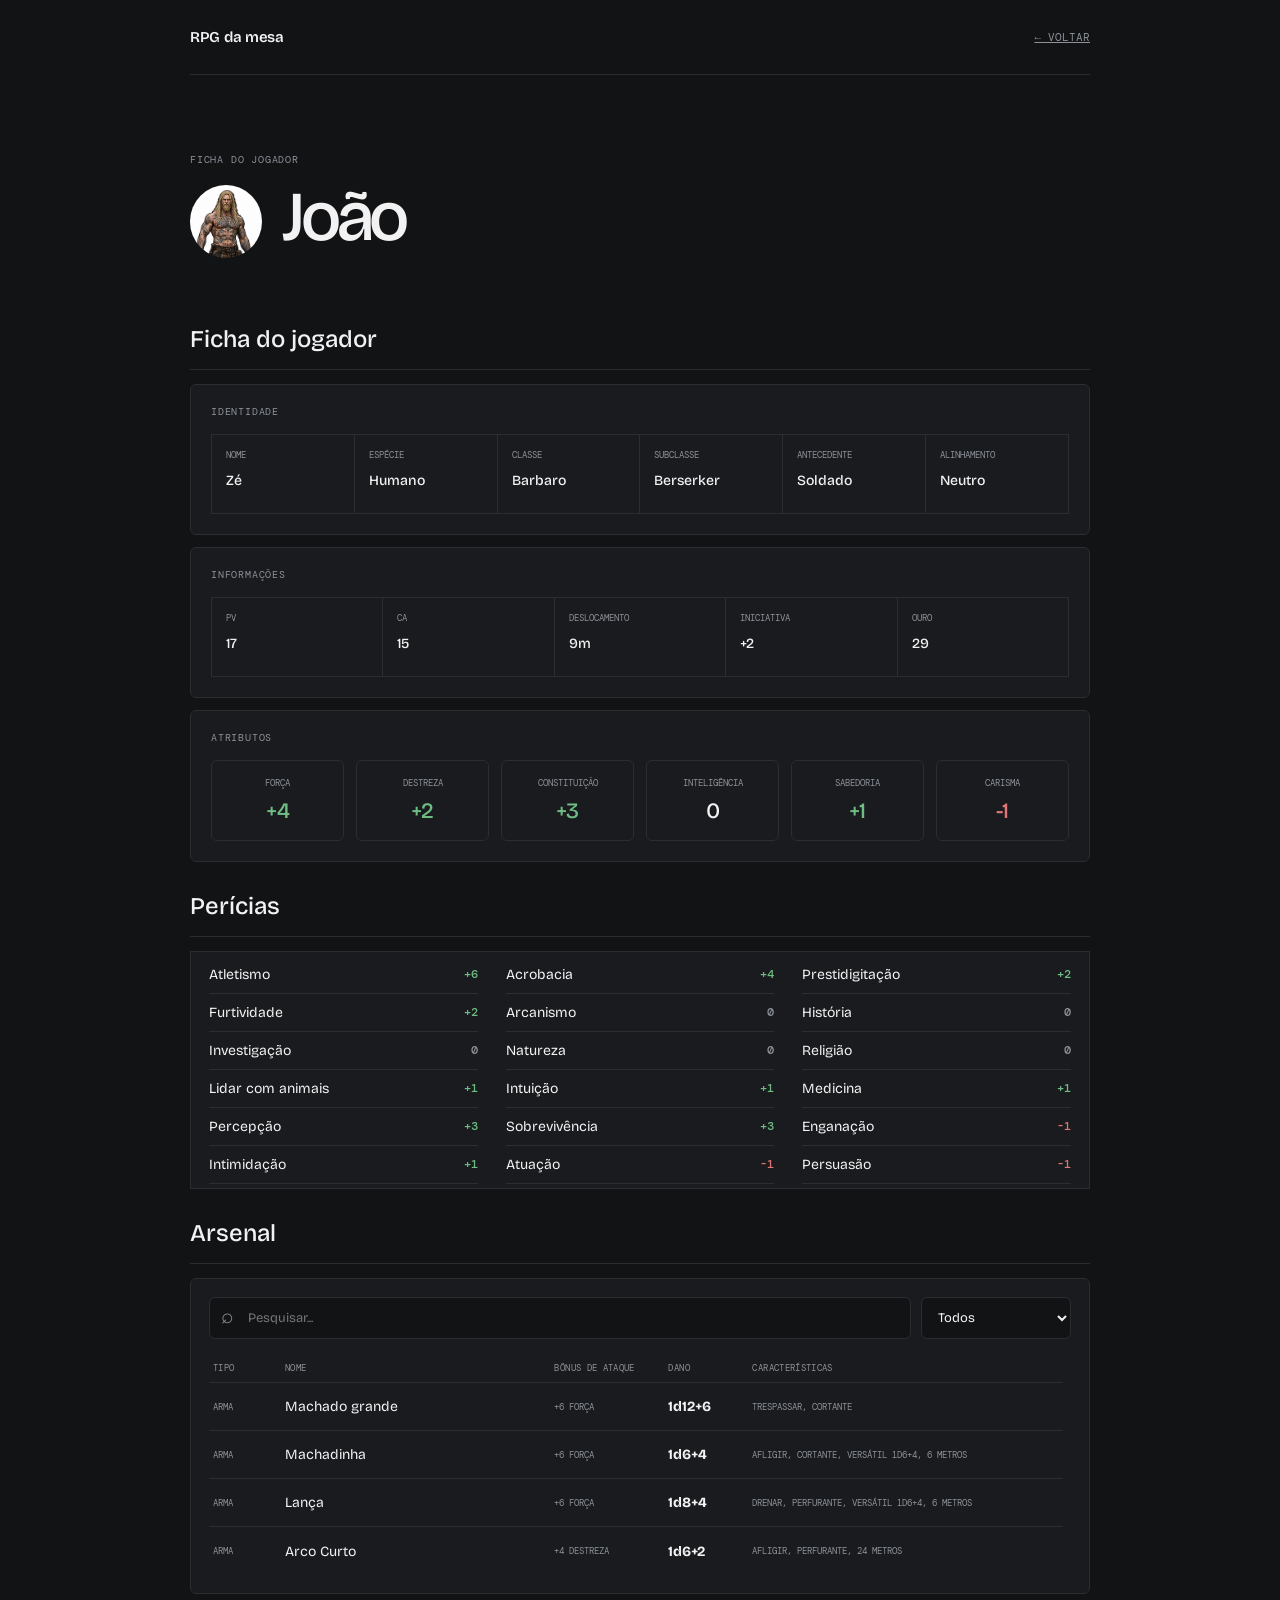
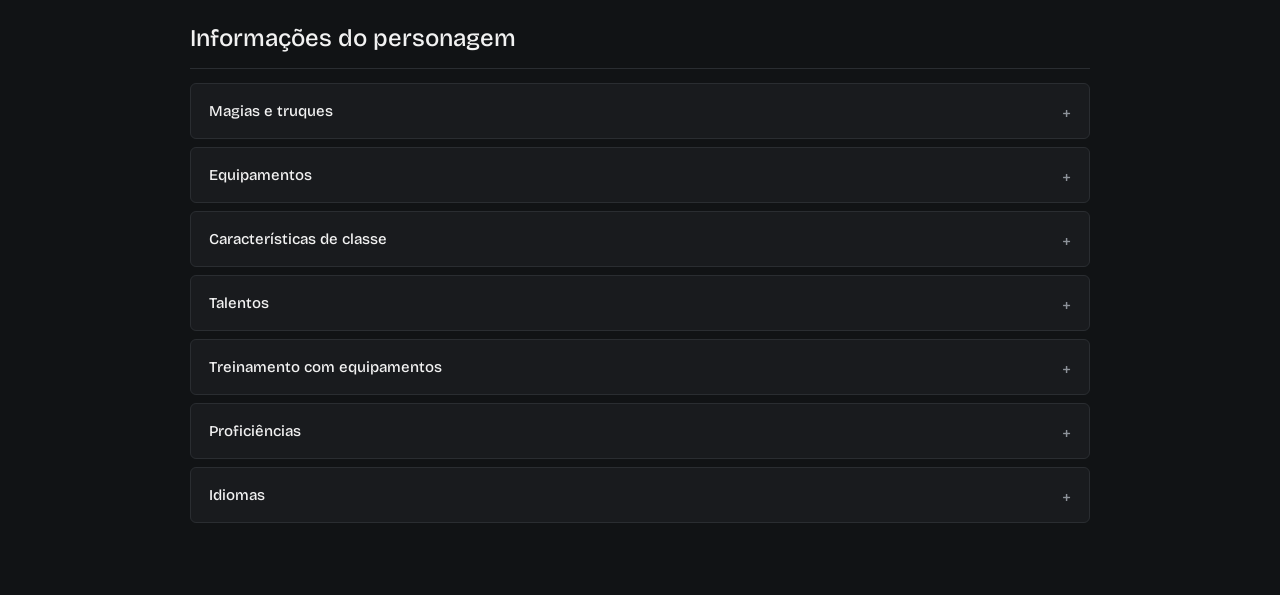
<file: joao.html>
<!DOCTYPE html>
<html lang="pt-BR">
<head>
  <meta charset="UTF-8">
  <meta name="viewport" content="width=device-width, initial-scale=1.0">
  <title>Ficha de João | RPG da mesa</title>
  <link rel="stylesheet" href="styles.css">
</head>
<body>
  <div class="page-shell character-page">
    <header class="topbar"><span class="brand">RPG da mesa</span><a class="back-link" href="index.html">← Voltar</a></header>
    <main>
      <section class="character-heading character-heading-compact">
        <span class="section-kicker">ficha do jogador</span>
        <div class="character-title">
            <span class="avatar avatar-large"><img src="img/Joao.PNG" alt="João"></span>
            <div>
                <h1>João</h1>
            </div>
        </div>
      </section>
      <section class="summary-section" aria-labelledby="dados-principais">
        <div class="section-title">
          <h2 id="dados-principais">Ficha do jogador</h2>
        </div>
        <div class="summary-cards">
          <div class="info-card">
            <h3>Identidade</h3>
            <div class="identity-grid">
              <div class="stat">
                <span>Nome</span>
                <strong>Zé</strong>
              </div>
              <div class="stat">
                <span>Espécie</span>
                <strong>Humano</strong>
              </div>
              <div class="stat">
                <span>Classe</span>
                <strong>Barbaro</strong>
              </div>
              <div class="stat">
                <span>Subclasse</span>
                <strong>Berserker</strong>
              </div>
              <div class="stat">
                <span>Antecedente</span>
                <strong>Soldado</strong>
              </div>
              <div class="stat">
                <span>Alinhamento</span>
                <strong>Neutro</strong>
              </div>
            </div>
          </div>
          <div class="info-card">
            <h3>Informações</h3>
            <div class="stats-grid">
              <div class="stat">
                <span>PV</span>
                <strong>17</strong>
              </div>
              <div class="stat">
                <span>CA</span>
                <strong>15</strong>
              </div>
              <div class="stat">
                <span>Deslocamento</span>
                <strong>9m</strong>
              </div>
              <div class="stat">
                <span>Iniciativa</span>
                <strong>+2</strong>
              </div>
              <div class="stat">
                <span>Ouro</span>
                <strong>29</strong>
              </div>
            </div>
          </div>
          <div class="info-card attributes-card">
            <h3>Atributos</h3>
            <div class="attributes-grid">
              <div class="attribute"><span>Força</span><strong class="skill-positive">+4</strong></div>
              <div class="attribute"><span>Destreza</span><strong class="skill-positive">+2</strong></div>
              <div class="attribute"><span>Constituição</span><strong class="skill-positive">+3</strong></div>
              <div class="attribute"><span>Inteligência</span><strong>0</strong></div>
              <div class="attribute"><span>Sabedoria</span><strong class="skill-positive">+1</strong></div>
              <div class="attribute"><span>Carisma</span><strong class="skill-negative">-1</strong></div>
            </div>
          </div>
        </div>
      </section>

      <section class="skills-section">
        <div class="section-title">
          <h2>Perícias</h2>
        </div>
        <div class="skills-box">
          <div class="skill-list skill-list-three">
            <div class="skill-item">
              <span>Atletismo</span>
              <strong class="skill-positive">+6</strong>
            </div>
            <div class="skill-item">
              <span>Acrobacia</span>
              <strong class="skill-positive">+4</strong>
            </div>
            <div class="skill-item">
              <span>Prestidigitação</span>
              <strong class="skill-positive">+2</strong>
            </div>
            <div class="skill-item">
              <span>Furtividade</span>
              <strong class="skill-positive">+2</strong>
            </div>
            <div class="skill-item">
              <span>Arcanismo</span>
              <strong>0</strong>
            </div>
            <div class="skill-item">
              <span>História</span>
              <strong>0</strong>
            </div>
            <div class="skill-item">
              <span>Investigação</span>
              <strong>0</strong>
            </div>
            <div class="skill-item">
              <span>Natureza</span>
              <strong>0</strong>
            </div>
            <div class="skill-item">
              <span>Religião</span>
              <strong>0</strong>
            </div>
            <div class="skill-item">
              <span>Lidar com animais</span>
              <strong class="skill-positive">+1</strong>
            </div>
            <div class="skill-item">
              <span>Intuição</span>
              <strong class="skill-positive">+1</strong>
            </div>
            <div class="skill-item">
              <span>Medicina</span>
              <strong class="skill-positive">+1</strong>
            </div>
            <div class="skill-item">
              <span>Percepção</span>
              <strong class="skill-positive">+3</strong>
            </div>
            <div class="skill-item">
              <span>Sobrevivência</span>
              <strong class="skill-positive">+3</strong>
            </div>
            <div class="skill-item">
              <span>Enganação</span>
              <strong class="skill-negative">-1</strong>
            </div>
            <div class="skill-item">
              <span>Intimidação</span>
              <strong class="skill-positive">+1</strong>
            </div>
            <div class="skill-item">
              <span>Atuação</span>
              <strong class="skill-negative">-1</strong>
            </div>
            <div class="skill-item">
              <span>Persuasão</span>
              <strong class="skill-negative">-1</strong>
            </div>
          </div>
        </div>
      </section>

      <section class="inventory-section">
        <div class="section-title">
          <h2>Arsenal</h2>
        </div>
        <div class="inventory-card">
          <div class="inventory-tools">
            <label class="search-field">
              <span class="search-icon" aria-hidden="true">⌕</span>
              <span class="sr-only">Pesquisar item</span>
              <input id="item-search" type="search" placeholder="Pesquisar..." autocomplete="off">
            </label>
            <label class="filter-field">
              <span class="sr-only">Filtrar por tipo</span>
              <select id="item-filter">
                <option value="todos">Todos</option>
                <option value="arma">Armas</option>
                <option value="magia">Magias</option>
                <option value="truque">Truques</option>
              </select>
            </label>
          </div>
          <div class="item-list" id="item-list" aria-live="polite">
            <div class="item-header" aria-hidden="true"><span>Tipo</span><span>Nome</span><span>Bônus de ataque</span><span>Dano</span><span>Características</span></div>
            <div class="item-row" data-type="arma">
              <span class="item-type">Arma</span>
              <span class="item-name">Machado grande</span>
              <span class="item-bonus">+6 Força</span>
              <strong class="item-damage">1d12+6</strong>
              <span class="item-features">Trespassar, Cortante</span>
            </div>
            <div class="item-row" data-type="arma">
                <span class="item-type">Arma</span>
                <span class="item-name">Machadinha</span>
                <span class="item-bonus">+6 Força</span>
                <strong class="item-damage">1d6+4</strong>
                <span class="item-features">Afligir, Cortante, Versátil 1d6+4, 6 Metros</span>
            </div>
            <div class="item-row" data-type="arma">
                <span class="item-type">Arma</span>
                <span class="item-name">Lança</span>
                <span class="item-bonus">+6 Força</span>
                <strong class="item-damage">1d8+4</strong>
                <span class="item-features">Drenar, Perfurante, Versátil 1d6+4, 6 Metros</span>
            </div>
            <div class="item-row" data-type="arma">
                <span class="item-type">Arma</span>
                <span class="item-name">Arco Curto</span>
                <span class="item-bonus">+4 Destreza</span>
                <strong class="item-damage">1d6+2</strong>
                <span class="item-features">Afligir, Perfurante, 24 Metros</span>
            </div>
          </div>
          <p class="empty-items" id="empty-items" hidden>Nenhum item encontrado.</p>
        </div>
      </section>
      
      <section class="topics-section">
        <div class="section-title">
          <h2>Informações do personagem</h2>
        </div>
        <div class="topics-grid">
          <details class="class-features-card">
            <summary>Magias e truques</summary>
            <div class="class-features-content">
              <p>Nenhuma magia ou truque.</p>
            </div>
          </details>
          <details class="class-features-card">
            <summary>Equipamentos</summary>
            <div class="class-features-content equipment-list">
              <ul>
                <li>Lança</li>
                <li>Arco Curto</li>
                <li>Aljava (20 Flechas)</li>
                <li>4 Machadinhas</li>
                <li>Machado Grande</li>
                <li>Kit de Curandeiro (10 usos)</li>
                <li>Kit de Jogo (Baralho)</li>
                <li>Roupas de Viagem</li>
                <li>Mochila</li>
                <li>Caixa para Fogo</li>
                <li>Cantil</li>
                <li>Corda</li>
                <li>2 potes de Óleo</li>
                <li>10 dias de Rações</li>
                <li>Saco de Dormir</li>
                <li>10 Tochas</li>
              </ul>
            </div>
          </details>
            <details class="class-features-card">
              <summary>Características de classe</summary>
              <div class="class-features-content">
                <article class="feature-block">
                  <h3>Fúria <span>(2 usos por descanso longo)</span></h3>
                  <p class="feature-note">Recupera 1 uso em descanso curto.</p>
                  <p>Você pode entrar em Fúria usando uma Ação Bônus.</p>
                  <ul>
                    <li>Resistência a dano Contundente, Cortante e Perfurante.</li>
                    <li>Ganha +2 de bônus no dano em ataques que usam Força.</li>
                    <li>Vantagem em testes e salvaguardas de Força.</li>
                    <li>Sem Concentração ou Magias.</li>
                  </ul>
                </article>
                <article class="feature-block">
                  <h3>Defesa sem Armadura</h3>
                  <p>Sua CA base é 10 + Des + Con. Você pode usar um Escudo e ainda receber este benefício.</p>
                </article>
                <article class="feature-block">
                  <h3>Maestria em Armas <span>(2 tipos de armas ativas)</span></h3>
                  <p class="feature-note">Pode mudar após um descanso longo.</p>
                  <ul>
                    <li><strong>Trespassar (Cleave):</strong> uma vez por turno, ao acertar um inimigo, você faz um ataque extra contra outro monstro colado nele, a 1,5 metro.</li>
                    <li><strong>Afligir (Vex):</strong> ao acertar, ganha Vantagem na sua próxima jogada de ataque contra o mesmo alvo.</li>
                    <li><strong>Drenar (Sap):</strong> ao atingir uma criatura com esta arma, ela terá Desvantagem na próxima jogada de ataque que realizar antes do início do seu próximo turno.</li>
                  </ul>
                </article>
              </div>
            </details>
          <details class="class-features-card">
            <summary>Talentos</summary>
            <div class="class-features-content">
              <article class="feature-block">
                <h3>Atacante Selvagem</h3>
                <ul>
                  <li>Uma vez por turno, quando você atingir um alvo com uma arma, você pode rolar os dados de dano dela duas vezes e usar o melhor resultado.</li>
                </ul>
              </article>
              <article class="feature-block">
                <h3>Vigoroso</h3>
                <ul>
                  <li>Seus PV máximos aumentam em +2 para cada nível que você possui.</li>
                </ul>
              </article>
            </div>
          </details>
          <details class="class-features-card">
            <summary>Treinamento com equipamentos</summary>
            <div class="class-features-content equipment-training">
              <div class="training-group">
                <h3>Armaduras</h3>
                <ul>
                  <li class="skill-positive">Leve</li>
                  <li class="skill-positive">Média</li>
                  <li class="skill-negative">Pesada</li>
                </ul>
              </div>
              <div class="training-group">
                <h3>Armas</h3>
                <ul>
                  <li class="skill-positive">Simples</li>
                  <li class="skill-positive">Marcial</li>
                  <li class="skill-negative">Armas de fogo</li>
                </ul>
              </div>
            </div>
          </details>
          <details class="class-features-card">
            <summary>Proficiências</summary>
            <div class="class-features-content">
              <p>Nenhuma proficiência.</p>
            </div>
          </details>
          <details class="class-features-card">
            <summary>Idiomas</summary>
            <div class="class-features-content equipment-list language-list">
              <ul>
                <li>Comum</li>
                <li>Gnômico</li>
                <li>Élfico</li>
              </ul>
            </div>
          </details>
        </div>
      </section>
    </main>
  </div>
  <script>
    const searchInput = document.querySelector('#item-search');
    const filterSelect = document.querySelector('#item-filter');
    const itemRows = [...document.querySelectorAll('.item-row')];
    const emptyItems = document.querySelector('#empty-items');

    function filterItems() {
      const search = searchInput.value.trim().toLowerCase();
      const type = filterSelect.value;
      let visibleItems = 0;

      itemRows.forEach((item) => {
        const matchesSearch = item.textContent.toLowerCase().includes(search);
        const matchesType = type === 'todos' || item.dataset.type === type;
        const isVisible = matchesSearch && matchesType;
        item.hidden = !isVisible;
        if (isVisible) visibleItems += 1;
      });

      emptyItems.hidden = visibleItems > 0;
    }

    searchInput.addEventListener('input', filterItems);
    filterSelect.addEventListener('change', filterItems);
  </script>
</body>
</html>
</file>
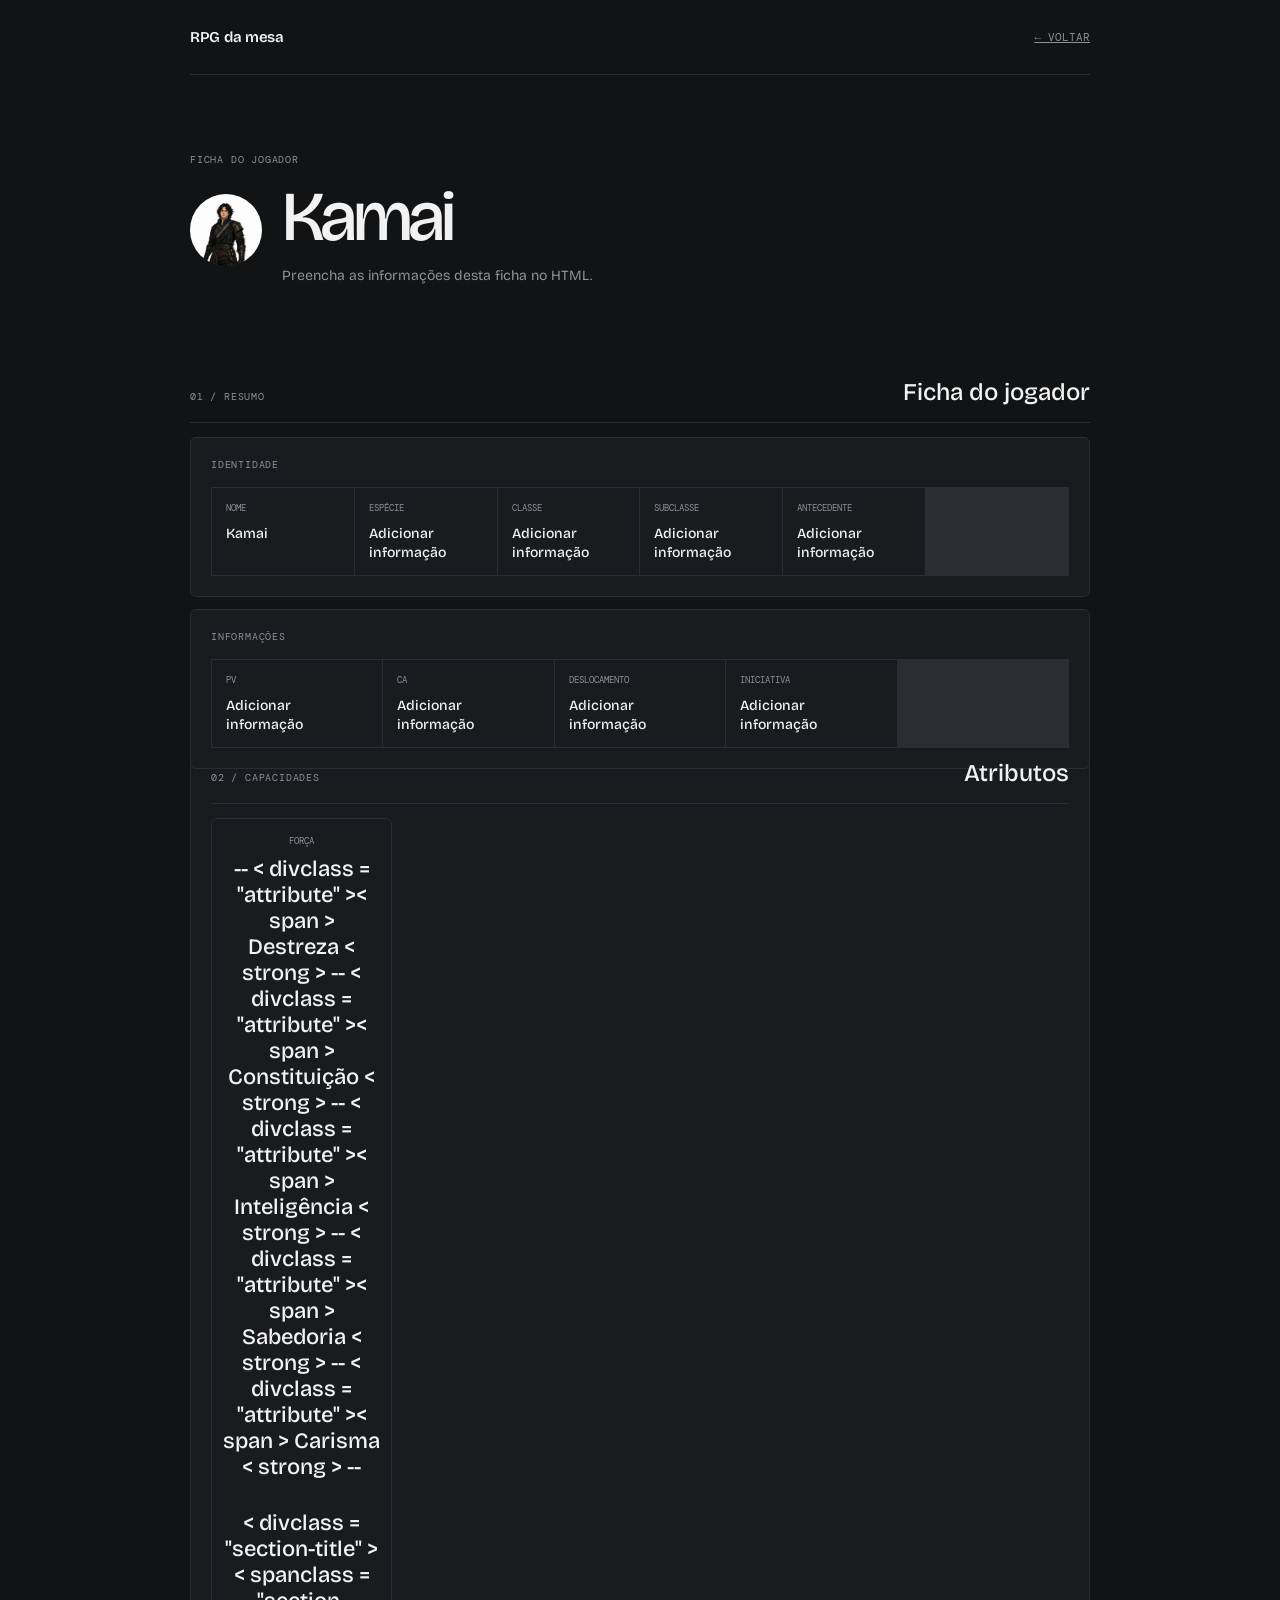
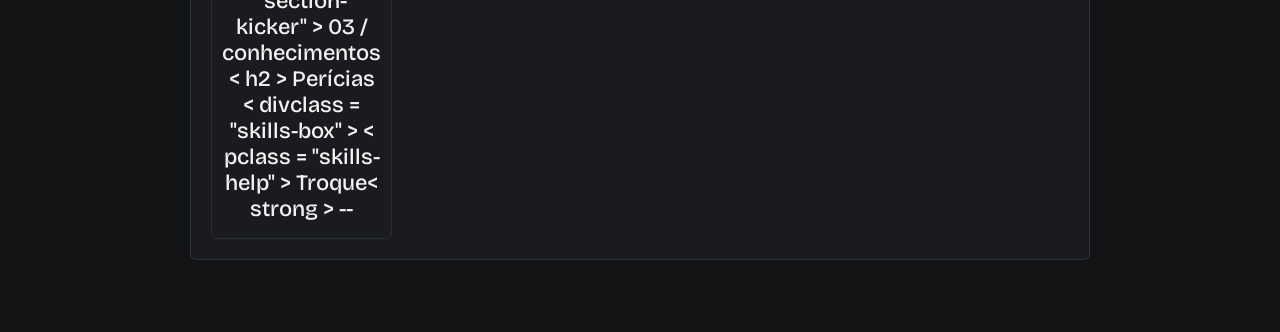
<file: kamai.html>
<!DOCTYPE html>
<html lang="pt-BR">
<head><meta charset="UTF-8"><meta name="viewport" content="width=device-width, initial-scale=1.0"><title>Ficha de Kamai | RPG da mesa</title><link rel="stylesheet" href="styles.css"></head>
<body><div class="page-shell character-page"><header class="topbar"><span class="brand">RPG da mesa</span><a class="back-link" href="index.html">← Voltar</a></header><main>
<section class="character-heading">
    <span class="section-kicker">ficha do jogador</span>
    <div class="character-title">
        <span class="avatar avatar-large"><img src="img/Kamai.PNG" alt="Kamai"></span>
        <div>
            <h1>Kamai</h1>
            <p>Preencha as informações desta ficha no HTML.</p>
        </div>
    </div>
</section>
<section class="summary-section" aria-labelledby="dados-principais">
    <div class="section-title">
        <span class="section-kicker">01 / resumo</span>
        <h2 id="dados-principais">Ficha do jogador</h2>
    </div>
    <div class="summary-cards">
        <div class="info-card">
            <h3>Identidade</h3>
            <div class="identity-grid">
                <div class="stat">
                    <span>Nome</span>
                    <strong>Kamai</strong>
                </div>
                <div class="stat">
                    <span>Espécie</span>
                    <strong>Adicionar informação</strong>
                </div>
                <div class="stat">
                    <span>Classe</span>
                    <strong>Adicionar informação</strong>
                </div>
                <div class="stat">
                    <span>Subclasse</span>
                    <strong>Adicionar informação</strong>
                </div>
                <div class="stat">
                    <span>Antecedente</span>
                    <strong>Adicionar informação</strong>
                </div>
            </div>
        </div>
        <div class="info-card">
            <h3>Informações</h3>
            <div class="stats-grid">
                <div class="stat">
                    <span>PV</span>
                    <strong>Adicionar informação</strong>
                </div>
                <div class="stat">
                    <span>CA</span>
                    <strong>Adicionar informação</strong>
                </div>
                <div class="stat">
                    <span>Deslocamento</span>
                    <strong>Adicionar informação</strong>
                </div>
                <div class="stat">
                    <span>Iniciativa</span>
                    <strong>Adicionar informação</strong>
                </div>
            </div>
        </div>
    </div>
</section>

<section class="attributes-section">
    <div class="section-title">
        <span class="section-kicker">02 / capacidades</span>
        <h2>Atributos</h2>
    </div>
    <div class="attributes-grid">
        <div class="attribute">
            <span>Força</span>
            <strong>--</strong)
        </ div >
        < divclass = "attribute" >< span > Destreza </ span >< strong > -- </ strong ></ div >
        < divclass = "attribute" >< span > Constituição </ span >< strong > -- </ strong ></ div >
        < divclass = "attribute" >< span > Inteligência </ span >< strong > -- </ strong ></ div >
        < divclass = "attribute" >< span > Sabedoria </ span >< strong > -- </ strong ></ div >
        < divclass = "attribute" >< span > Carisma </ span >< strong > -- </ strong ></ div >
    </ div >
</ section >

<section class="skills-section">
    < divclass = "section-title" >
       < spanclass = "section-kicker" > 03 / conhecimentos </ span >
       < h2 > Perícias </ h2 >
    </ div >
   < divclass = "skills-box" >
       < pclass = "skills-help" > Troque< strong > --
</file>
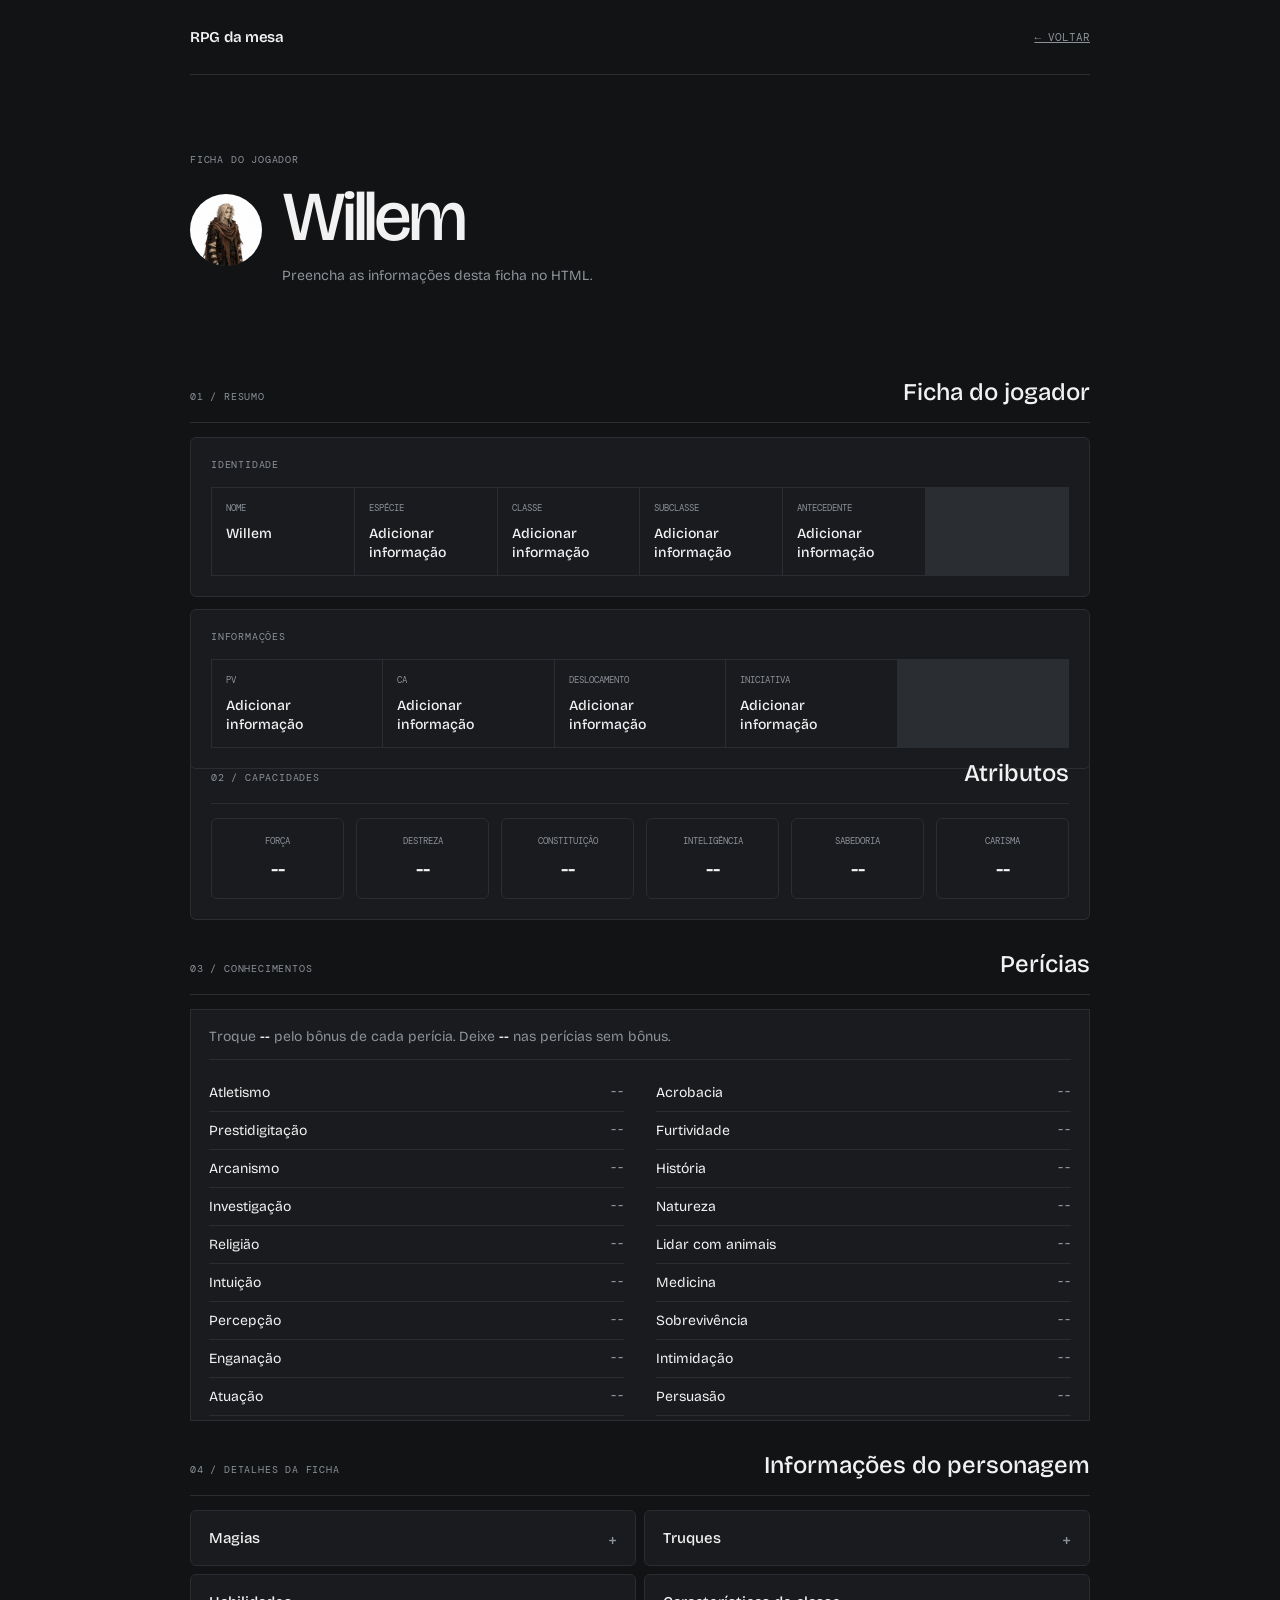
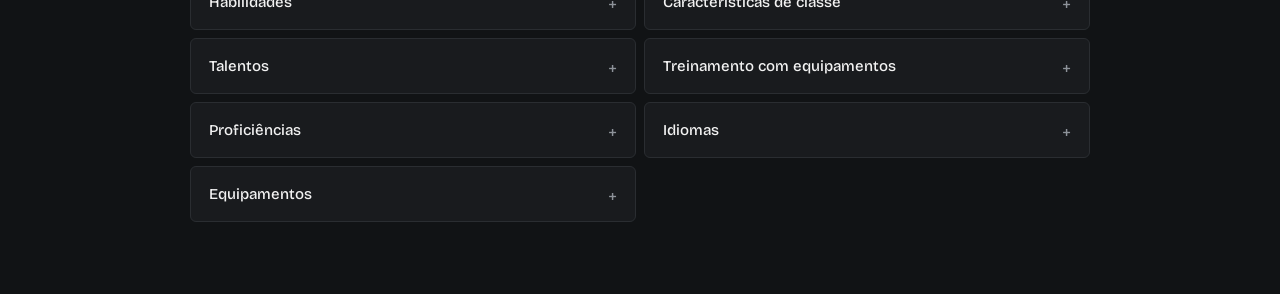
<file: willem.html>
<!DOCTYPE html>
<html lang="pt-BR">
<head><meta charset="UTF-8"><meta name="viewport" content="width=device-width, initial-scale=1.0"><title>Ficha de Willem | RPG da mesa</title><link rel="stylesheet" href="styles.css"></head>
<body><div class="page-shell character-page"><header class="topbar"><span class="brand">RPG da mesa</span><a class="back-link" href="index.html">← Voltar</a></header><main>
<section class="character-heading"><span class="section-kicker">ficha do jogador</span><div class="character-title"><span class="avatar avatar-large"><img src="img/Willem.PNG" alt="Willem"></span><div><h1>Willem</h1><p>Preencha as informações desta ficha no HTML.</p></div></div></section>
<section class="summary-section" aria-labelledby="dados-principais"><div class="section-title"><span class="section-kicker">01 / resumo</span><h2 id="dados-principais">Ficha do jogador</h2></div><div class="summary-cards"><div class="info-card"><h3>Identidade</h3><div class="identity-grid"><div class="stat"><span>Nome</span><strong>Willem</strong></div><div class="stat"><span>Espécie</span><strong>Adicionar informação</strong></div><div class="stat"><span>Classe</span><strong>Adicionar informação</strong></div><div class="stat"><span>Subclasse</span><strong>Adicionar informação</strong></div><div class="stat"><span>Antecedente</span><strong>Adicionar informação</strong></div></div></div><div class="info-card"><h3>Informações</h3><div class="stats-grid"><div class="stat"><span>PV</span><strong>Adicionar informação</strong></div><div class="stat"><span>CA</span><strong>Adicionar informação</strong></div><div class="stat"><span>Deslocamento</span><strong>Adicionar informação</strong></div><div class="stat"><span>Iniciativa</span><strong>Adicionar informação</strong></div></div></div></div></section>
<section class="attributes-section"><div class="section-title"><span class="section-kicker">02 / capacidades</span><h2>Atributos</h2></div><div class="attributes-grid"><div class="attribute"><span>Força</span><strong>--</strong></div><div class="attribute"><span>Destreza</span><strong>--</strong></div><div class="attribute"><span>Constituição</span><strong>--</strong></div><div class="attribute"><span>Inteligência</span><strong>--</strong></div><div class="attribute"><span>Sabedoria</span><strong>--</strong></div><div class="attribute"><span>Carisma</span><strong>--</strong></div></div></section>
<section class="skills-section"><div class="section-title"><span class="section-kicker">03 / conhecimentos</span><h2>Perícias</h2></div><div class="skills-box"><p class="skills-help">Troque <strong>--</strong> pelo bônus de cada perícia. Deixe <strong>--</strong> nas perícias sem bônus.</p><div class="skill-list"><div class="skill-item"><span>Atletismo</span><strong>--</strong></div><div class="skill-item"><span>Acrobacia</span><strong>--</strong></div><div class="skill-item"><span>Prestidigitação</span><strong>--</strong></div><div class="skill-item"><span>Furtividade</span><strong>--</strong></div><div class="skill-item"><span>Arcanismo</span><strong>--</strong></div><div class="skill-item"><span>História</span><strong>--</strong></div><div class="skill-item"><span>Investigação</span><strong>--</strong></div><div class="skill-item"><span>Natureza</span><strong>--</strong></div><div class="skill-item"><span>Religião</span><strong>--</strong></div><div class="skill-item"><span>Lidar com animais</span><strong>--</strong></div><div class="skill-item"><span>Intuição</span><strong>--</strong></div><div class="skill-item"><span>Medicina</span><strong>--</strong></div><div class="skill-item"><span>Percepção</span><strong>--</strong></div><div class="skill-item"><span>Sobrevivência</span><strong>--</strong></div><div class="skill-item"><span>Enganação</span><strong>--</strong></div><div class="skill-item"><span>Intimidação</span><strong>--</strong></div><div class="skill-item"><span>Atuação</span><strong>--</strong></div><div class="skill-item"><span>Persuasão</span><strong>--</strong></div></div></div></section>
<section class="topics-section"><div class="section-title"><span class="section-kicker">04 / detalhes da ficha</span><h2>Informações do personagem</h2></div><div class="topics-grid"><details><summary>Magias</summary><p>Adicionar informações sobre as magias.</p></details><details><summary>Truques</summary><p>Adicionar informações sobre os truques.</p></details><details><summary>Habilidades</summary><p>Adicionar informações sobre as habilidades.</p></details><details><summary>Características de classe</summary><p>Adicionar características de classe.</p></details><details><summary>Talentos</summary><p>Adicionar talentos.</p></details><details><summary>Treinamento com equipamentos</summary><p>Adicionar treinamentos.</p></details><details><summary>Proficiências</summary><p>Adicionar proficiências.</p></details><details><summary>Idiomas</summary><p>Adicionar idiomas.</p></details><details><summary>Equipamentos</summary><p>Adicionar equipamentos.</p></details></div></section>
</main></div></body></html>
</file>
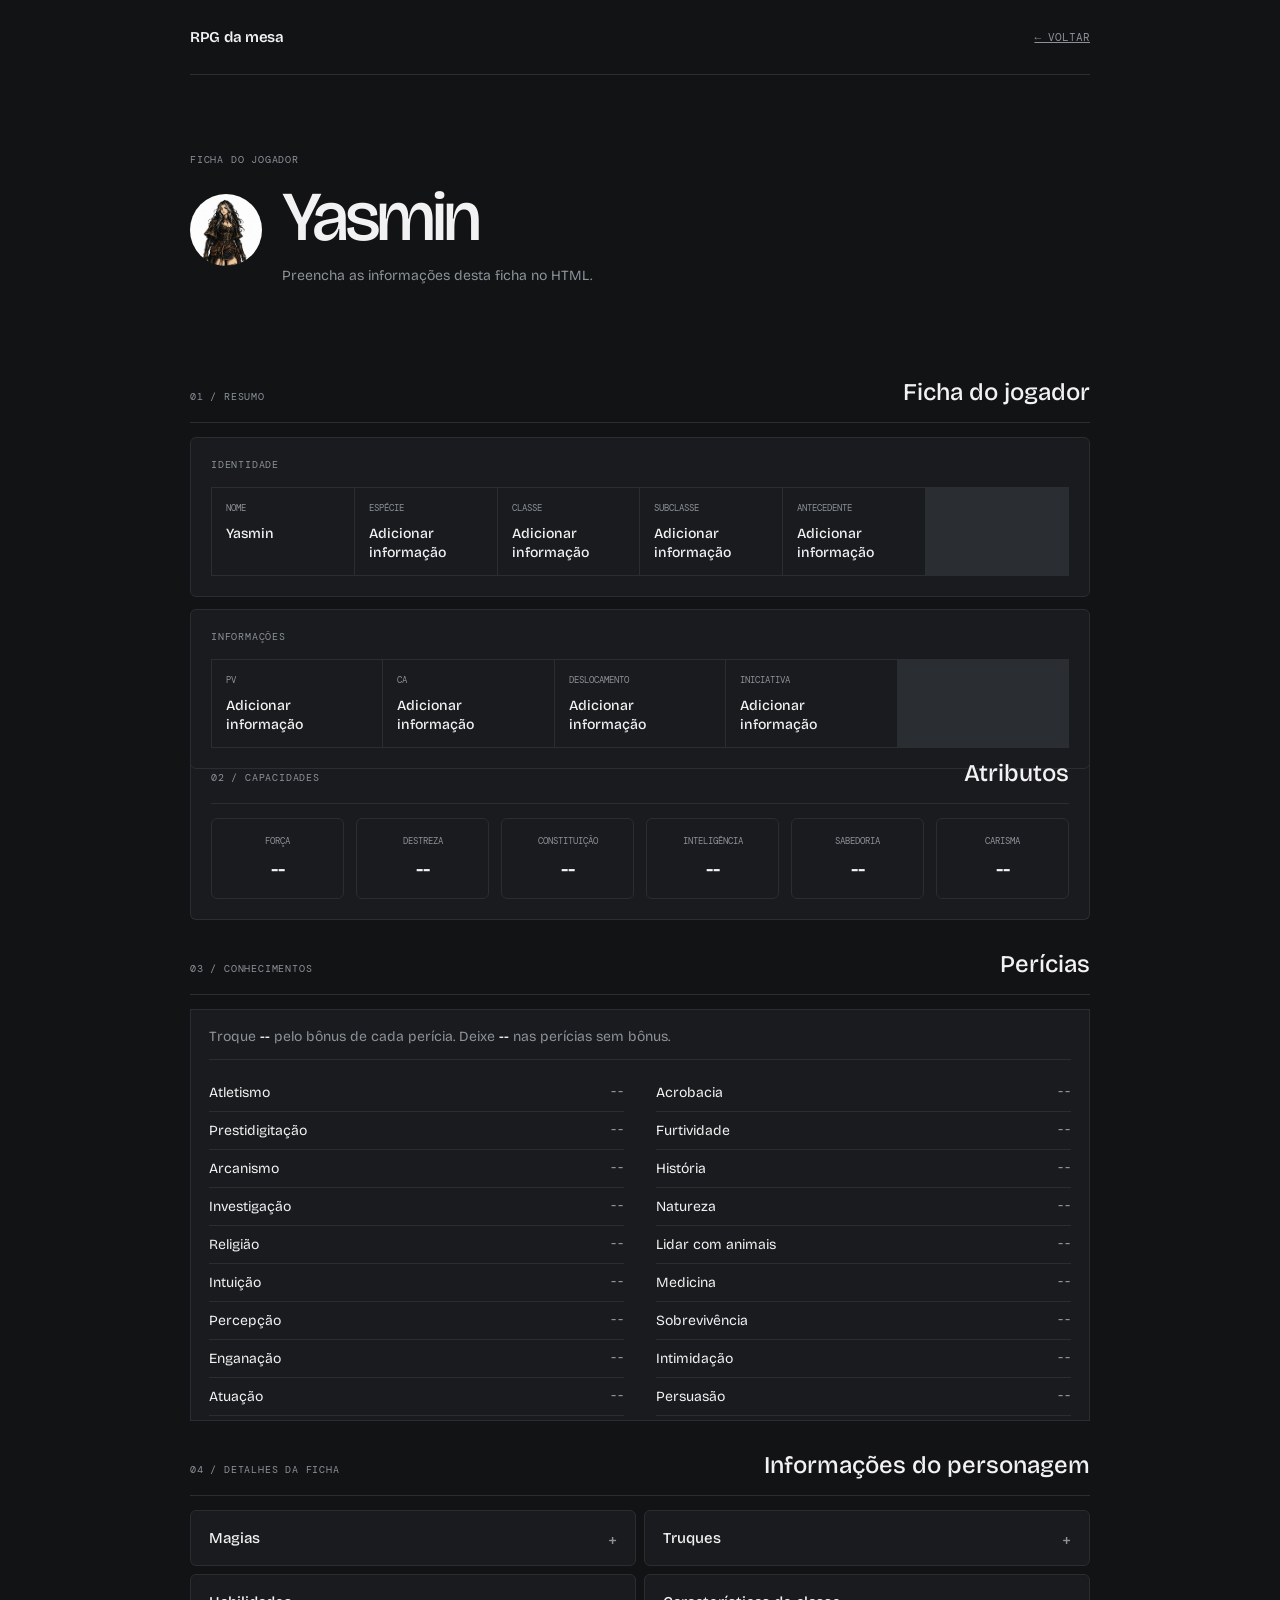
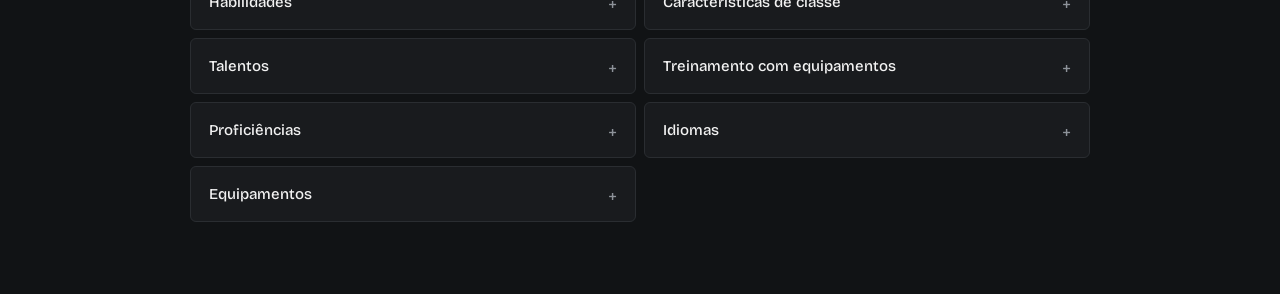
<file: yasmin.html>
<!DOCTYPE html>
<html lang="pt-BR">
<head><meta charset="UTF-8"><meta name="viewport" content="width=device-width, initial-scale=1.0"><title>Ficha de Yasmin | RPG da mesa</title><link rel="stylesheet" href="styles.css"></head>
<body><div class="page-shell character-page"><header class="topbar"><span class="brand">RPG da mesa</span><a class="back-link" href="index.html">← Voltar</a></header><main>
<section class="character-heading"><span class="section-kicker">ficha do jogador</span><div class="character-title"><span class="avatar avatar-large"><img src="img/Yasmin.PNG" alt="Yasmin"></span><div><h1>Yasmin</h1><p>Preencha as informações desta ficha no HTML.</p></div></div></section>
<section class="summary-section" aria-labelledby="dados-principais"><div class="section-title"><span class="section-kicker">01 / resumo</span><h2 id="dados-principais">Ficha do jogador</h2></div><div class="summary-cards"><div class="info-card"><h3>Identidade</h3><div class="identity-grid"><div class="stat"><span>Nome</span><strong>Yasmin</strong></div><div class="stat"><span>Espécie</span><strong>Adicionar informação</strong></div><div class="stat"><span>Classe</span><strong>Adicionar informação</strong></div><div class="stat"><span>Subclasse</span><strong>Adicionar informação</strong></div><div class="stat"><span>Antecedente</span><strong>Adicionar informação</strong></div></div></div><div class="info-card"><h3>Informações</h3><div class="stats-grid"><div class="stat"><span>PV</span><strong>Adicionar informação</strong></div><div class="stat"><span>CA</span><strong>Adicionar informação</strong></div><div class="stat"><span>Deslocamento</span><strong>Adicionar informação</strong></div><div class="stat"><span>Iniciativa</span><strong>Adicionar informação</strong></div></div></div></div></section>
<section class="attributes-section"><div class="section-title"><span class="section-kicker">02 / capacidades</span><h2>Atributos</h2></div><div class="attributes-grid"><div class="attribute"><span>Força</span><strong>--</strong></div><div class="attribute"><span>Destreza</span><strong>--</strong></div><div class="attribute"><span>Constituição</span><strong>--</strong></div><div class="attribute"><span>Inteligência</span><strong>--</strong></div><div class="attribute"><span>Sabedoria</span><strong>--</strong></div><div class="attribute"><span>Carisma</span><strong>--</strong></div></div></section>
<section class="skills-section"><div class="section-title"><span class="section-kicker">03 / conhecimentos</span><h2>Perícias</h2></div><div class="skills-box"><p class="skills-help">Troque <strong>--</strong> pelo bônus de cada perícia. Deixe <strong>--</strong> nas perícias sem bônus.</p><div class="skill-list"><div class="skill-item"><span>Atletismo</span><strong>--</strong></div><div class="skill-item"><span>Acrobacia</span><strong>--</strong></div><div class="skill-item"><span>Prestidigitação</span><strong>--</strong></div><div class="skill-item"><span>Furtividade</span><strong>--</strong></div><div class="skill-item"><span>Arcanismo</span><strong>--</strong></div><div class="skill-item"><span>História</span><strong>--</strong></div><div class="skill-item"><span>Investigação</span><strong>--</strong></div><div class="skill-item"><span>Natureza</span><strong>--</strong></div><div class="skill-item"><span>Religião</span><strong>--</strong></div><div class="skill-item"><span>Lidar com animais</span><strong>--</strong></div><div class="skill-item"><span>Intuição</span><strong>--</strong></div><div class="skill-item"><span>Medicina</span><strong>--</strong></div><div class="skill-item"><span>Percepção</span><strong>--</strong></div><div class="skill-item"><span>Sobrevivência</span><strong>--</strong></div><div class="skill-item"><span>Enganação</span><strong>--</strong></div><div class="skill-item"><span>Intimidação</span><strong>--</strong></div><div class="skill-item"><span>Atuação</span><strong>--</strong></div><div class="skill-item"><span>Persuasão</span><strong>--</strong></div></div></div></section>
<section class="topics-section"><div class="section-title"><span class="section-kicker">04 / detalhes da ficha</span><h2>Informações do personagem</h2></div><div class="topics-grid"><details><summary>Magias</summary><p>Adicionar informações sobre as magias.</p></details><details><summary>Truques</summary><p>Adicionar informações sobre os truques.</p></details><details><summary>Habilidades</summary><p>Adicionar informações sobre as habilidades.</p></details><details><summary>Características de classe</summary><p>Adicionar características de classe.</p></details><details><summary>Talentos</summary><p>Adicionar talentos.</p></details><details><summary>Treinamento com equipamentos</summary><p>Adicionar treinamentos.</p></details><details><summary>Proficiências</summary><p>Adicionar proficiências.</p></details><details><summary>Idiomas</summary><p>Adicionar idiomas.</p></details><details><summary>Equipamentos</summary><p>Adicionar equipamentos.</p></details></div></section>
</main></div></body></html>
</file>
<file: styles.css>
@import url('https://fonts.googleapis.com/css2?family=Bricolage+Grotesque:opsz,wght@12..96,400;12..96,500;12..96,600;12..96,700&family=DM+Mono:wght@400;500&display=swap');

:root {
	--color-background: #111315;
	--color-surface: #191b1e;
	--color-surface-hover: #202328;
	--color-surface-selected: #292d33;
	--color-border: #2a2d31;
	--color-border-hover: #555b63;
	--color-border-selected: #aeb4bc;
	--color-text: #f2f2f2;
	--color-muted: #8d9299;
	--color-avatar: #2b2f35;
	--color-avatar-selected: #e4e5e6;
	--color-positive: #6fbd83;
	--color-negative: #e27676;
	--font-display: 'Bricolage Grotesque', sans-serif;
	--font-mono: 'DM Mono', monospace;
	--content-width: 900px;
	--card-height: 118px;
	--card-radius: 6px;
	--card-gap: 12px;
}

* { box-sizing: border-box; }
html { scroll-behavior: smooth; }
body { margin: 0; color: var(--color-text); background: var(--color-background); font-family: var(--font-display); }
.page-shell { width: min(var(--content-width), calc(100% - 48px)); margin: 0 auto; }
.topbar { display: flex; align-items: center; justify-content: space-between; padding: 28px 0; border-bottom: 1px solid var(--color-border); }
.brand { color: var(--color-text); font-size: 15px; font-weight: 600; letter-spacing: -.02em; }
.player-count, .section-kicker { color: var(--color-muted); font-family: var(--font-mono); font-size: 10px; letter-spacing: .08em; text-transform: uppercase; }
.intro { padding: 100px 0 52px; }
.section-kicker { display: block; margin-bottom: 9px; }
h1 { margin: 14px 0 10px; font-size: clamp(42px, 7vw, 70px); font-weight: 500; letter-spacing: -.06em; }
.intro-copy { margin: 0; color: var(--color-muted); font-size: 15px; }
.player-grid { display: grid; grid-template-columns: repeat(3, 1fr); gap: var(--card-gap); padding-bottom: 60px; }
.player-card { position: relative; display: flex; align-items: center; gap: 16px; min-height: var(--card-height); padding: 20px; color: var(--color-text); background: var(--color-surface); border: 1px solid var(--color-border); border-radius: var(--card-radius); cursor: pointer; transition: border-color .2s ease, background .2s ease, transform .2s ease; }
.player-card:hover { background: var(--color-surface-hover); border-color: var(--color-border-hover); transform: translateY(-2px); }
.avatar { display: grid; flex: 0 0 auto; place-items: center; width: 48px; height: 48px; color: var(--color-text); background: var(--color-avatar); border-radius: 50%; font-size: 21px; font-weight: 500; }
.avatar img { width: 100%; height: 100%; display: block; border-radius: inherit; object-fit: cover; }
.player-name { font-size: 20px; font-weight: 500; }
.arrow { margin-left: auto; color: var(--color-muted); font-size: 20px; transition: color .2s ease, transform .2s ease; }
.player-card:hover .arrow { color: var(--color-text); transform: translateX(4px); }
.character-page main { padding-bottom: 72px; }
.back-link { color: var(--color-muted); font-family: var(--font-mono); font-size: 11px; text-transform: uppercase; transition: color .2s ease; }
.back-link:hover { color: var(--color-text); }
.character-heading { padding: 78px 0 64px; }
.character-heading-compact { padding-bottom: 28px; }
.character-title { display: flex; align-items: center; gap: 20px; }
.character-title h1 { margin: 0 0 8px; }
.character-title p { margin: 0; color: var(--color-muted); font-size: 14px; }
.avatar-large { width: 72px; height: 72px; font-size: 30px; }
.summary-section, .attributes-section, .skills-section, .topics-section { padding: 30px 0 0; }
.summary-cards { display: grid; gap: var(--card-gap); margin-top: 14px; }
.info-card { padding: 20px; background: var(--color-surface); border: 1px solid var(--color-border); border-radius: var(--card-radius); }
.info-card h3 { margin: 0 0 16px; color: var(--color-muted); font-family: var(--font-mono); font-size: 10px; font-weight: 400; letter-spacing: .08em; text-transform: uppercase; }
.identity-grid { display: grid; grid-template-columns: repeat(6, 1fr); gap: 1px; background: var(--color-border); border: 1px solid var(--color-border); }
.attributes-card .attributes-grid { margin-top: 0; }
.summary-section + .attributes-section { margin-top: -30px; padding: 20px; background: var(--color-surface); border: 1px solid var(--color-border); border-top: 0; border-radius: 0 0 var(--card-radius) var(--card-radius); }
.summary-section + .attributes-section .section-title { border-bottom-color: var(--color-border); }
.section-title { display: flex; align-items: baseline; justify-content: space-between; gap: 20px; padding-bottom: 16px; border-bottom: 1px solid var(--color-border); }
.section-title .section-kicker { margin: 0; }
.section-title h2 { margin: 0; font-size: 24px; font-weight: 500; }
.stats-grid { display: grid; grid-template-columns: repeat(5, 1fr); gap: 1px; margin-top: 14px; background: var(--color-border); border: 1px solid var(--color-border); }
.stat { min-height: 78px; padding: 14px; background: var(--color-surface); }
.stat span, .attribute span { display: block; margin-bottom: 9px; color: var(--color-muted); font-family: var(--font-mono); font-size: 9px; text-transform: uppercase; }
.stat strong { font-size: 14px; font-weight: 500; }
.attributes-grid { display: grid; grid-template-columns: repeat(6, 1fr); gap: var(--card-gap); margin-top: 14px; }
.attribute { padding: 16px 10px; text-align: center; background: var(--color-surface); border: 1px solid var(--color-border); border-radius: var(--card-radius); }
.attribute strong { font-size: 22px; font-weight: 500; }
.skills-box { margin-top: 14px; padding: 4px 18px; background: var(--color-surface); border: 1px solid var(--color-border); }
.skills-box p { margin: 14px 0; color: var(--color-muted); font-size: 14px; }
.skills-box strong { color: var(--color-text); font-weight: 500; }
.skills-help { padding-bottom: 14px; border-bottom: 1px solid var(--color-border); }
.skill-list { display: grid; grid-template-columns: repeat(2, 1fr); column-gap: 32px; }
.skill-list-three { grid-template-columns: repeat(3, 1fr); column-gap: 28px; }
.skill-item { display: flex; justify-content: space-between; padding: 10px 0; border-bottom: 1px solid var(--color-border); color: var(--color-text); font-size: 14px; }
.skill-item strong { color: var(--color-muted); font-family: var(--font-mono); font-size: 12px; }
.skill-positive { color: var(--color-positive) !important; }
.skill-negative { color: var(--color-negative) !important; }
.inventory-section { padding: 30px 0 0; }
.inventory-card { margin-top: 14px; padding: 18px; background: var(--color-surface); border: 1px solid var(--color-border); border-radius: var(--card-radius); }
.inventory-tools { display: flex; gap: 10px; margin-bottom: 14px; }
.search-field { position: relative; flex: 1; }
.search-icon { position: absolute; top: 50%; left: 12px; color: var(--color-muted); font-size: 21px; line-height: 1; transform: translateY(-55%); }
.search-field input, .filter-field select { width: 100%; height: 42px; padding: 0 12px; color: var(--color-text); background: var(--color-background); border: 1px solid var(--color-border); border-radius: var(--card-radius); font: 13px var(--font-display); }
.search-field input { padding-left: 38px; }
.search-field input:focus, .filter-field select:focus { outline: 2px solid var(--color-border-selected); outline-offset: 2px; }
.filter-field { width: 150px; }
.item-list { max-height: 306px; overflow-y: auto; padding-right: 8px; scrollbar-color: var(--color-border-hover) var(--color-background); }
.item-header, .item-row { display: grid; grid-template-columns: 58px minmax(130px, 1fr) 100px 70px minmax(150px, 1.2fr); align-items: center; gap: 14px; min-height: 48px; padding: 8px 4px; border-bottom: 1px solid var(--color-border); }
.item-row[hidden] { display: none; }
.item-header { min-height: 30px; color: var(--color-muted); font-family: var(--font-mono); font-size: 9px; letter-spacing: .04em; text-transform: uppercase; }
.item-row:last-child { border-bottom: 0; }
.item-type, .item-bonus, .item-features { color: var(--color-muted); font-family: var(--font-mono); font-size: 9px; text-transform: uppercase; }
.item-name { font-size: 14px; }
.item-damage { color: var(--color-text); font-size: 14px; font-weight: 700; }
.empty-items { margin: 16px 0 4px; color: var(--color-muted); font-size: 13px; text-align: center; }
.sr-only { position: absolute; width: 1px; height: 1px; padding: 0; overflow: hidden; clip: rect(0, 0, 0, 0); white-space: nowrap; border: 0; }
.topics-grid { display: grid; grid-template-columns: repeat(2, 1fr); gap: 8px; margin-top: 14px; }
details { background: var(--color-surface); border: 1px solid var(--color-border); border-radius: var(--card-radius); }
summary { padding: 18px; cursor: pointer; font-size: 15px; font-weight: 500; list-style: none; }
summary::after { float: right; color: var(--color-muted); content: '+'; font-size: 18px; font-weight: 400; }
details[open] summary::after { content: '−'; }
details p { margin: 0; padding: 0 18px 18px; color: var(--color-muted); font-size: 14px; line-height: 1.5; }
.class-features-card { grid-column: 1 / -1; }
.class-features-content { padding: 0 18px 18px; }
.feature-block { padding: 16px 0; border-top: 1px solid var(--color-border); }
.feature-block:first-child { padding-top: 4px; border-top: 0; }
.feature-block h3 { margin: 0 0 8px; color: var(--color-text); font-size: 16px; font-weight: 500; }
.feature-block h3 span { color: var(--color-muted); font-family: var(--font-mono); font-size: 10px; font-weight: 400; }
.feature-block p { padding: 0; }
.feature-block .feature-note { margin: -3px 0 12px; color: var(--color-muted); font-family: var(--font-mono); font-size: 11px; }
.feature-block ul { margin: 10px 0 0; padding-left: 20px; color: var(--color-muted); font-size: 14px; line-height: 1.55; }
.feature-block li { padding-left: 5px; }
.spell-list { display: grid; gap: 8px; }
.spell-card { background: var(--color-background); border-color: var(--color-border); }
.spell-card summary { padding: 14px 16px; font-size: 14px; }
.spell-card summary span { margin-left: 8px; color: var(--color-muted); font-family: var(--font-mono); font-size: 9px; font-weight: 400; text-transform: uppercase; }
.spell-content { padding: 0 16px 16px; color: var(--color-muted); font-size: 14px; line-height: 1.55; }
.spell-content p { margin: 12px 0 0; padding: 0; }
.spell-content .spell-meta { color: var(--color-text); font-family: var(--font-mono); font-size: 10px; text-transform: uppercase; }
.spell-stats { display: grid; grid-template-columns: repeat(4, 1fr); gap: 8px; margin-top: 14px; }
.spell-stats span { padding: 9px; background: var(--color-surface); border: 1px solid var(--color-border); font-size: 11px; }
.spell-stats b { display: block; margin-bottom: 4px; color: var(--color-muted); font-family: var(--font-mono); font-size: 8px; font-weight: 400; text-transform: uppercase; }
.equipment-list ul { display: grid; grid-template-columns: repeat(2, 1fr); gap: 0 24px; margin: 0; padding: 0; color: var(--color-muted); font-size: 13px; line-height: 1.35; list-style: none; }
.equipment-list li { padding: 6px 0; border-bottom: 1px solid var(--color-border); }
.language-list ul { grid-template-columns: repeat(3, 1fr); }
.equipment-training { display: grid; grid-template-columns: repeat(2, 1fr); gap: 24px; }
.training-group h3 { margin: 0 0 10px; color: var(--color-muted); font-family: var(--font-mono); font-size: 10px; font-weight: 400; letter-spacing: .08em; text-transform: uppercase; }
.training-group ul { margin: 0; padding: 0; list-style: none; }
.training-group li { padding: 8px 0; border-bottom: 1px solid var(--color-border); font-size: 14px; }
.training-group li:last-child { border-bottom: 0; }
@media (max-width: 650px) {
	.page-shell { width: min(500px, calc(100% - 36px)); }
	body { overflow-x: hidden; }
	.topbar { padding: 22px 0; }
	.intro { padding: 68px 0 42px; }
	.player-grid { grid-template-columns: 1fr; }
	.identity-grid { grid-template-columns: repeat(2, minmax(0, 1fr)); }
	.skill-list { grid-template-columns: 1fr; }
	.skill-list-three { grid-template-columns: repeat(2, 1fr); }
	.inventory-tools { flex-direction: column; }
	.filter-field { width: 100%; }
	.item-list { overflow-x: auto; }
	.item-header, .item-row { min-width: 570px; }
	.character-heading { padding: 58px 0 40px; }
	.character-heading-compact { padding-bottom: 22px; }
	.character-title { align-items: flex-start; }
	.character-title h1 { font-size: 45px; }
	.stats-grid { grid-template-columns: repeat(2, minmax(0, 1fr)); }
	.info-card:nth-child(2) .stats-grid .stat:last-child { grid-column: 1 / -1; }
	.info-card:nth-child(2) .stats-grid .stat:last-child { text-align: center; }
	.stat { min-height: 68px; padding: 11px; }
	.stat strong { font-size: 13px; }
	.attributes-grid { grid-template-columns: repeat(3, minmax(0, 1fr)); gap: 8px; }
	.attribute { padding: 12px 6px; }
	.attribute strong { font-size: 19px; }
	.topics-grid { grid-template-columns: 1fr; }
	.equipment-list ul { grid-template-columns: 1fr; }
	.language-list ul { grid-template-columns: 1fr; }
	.spell-stats { grid-template-columns: repeat(2, 1fr); }
	.equipment-training { grid-template-columns: 1fr; gap: 18px; }
	.section-title { display: block; }
	.section-title .section-kicker { margin-bottom: 8px; }
}
</file>
